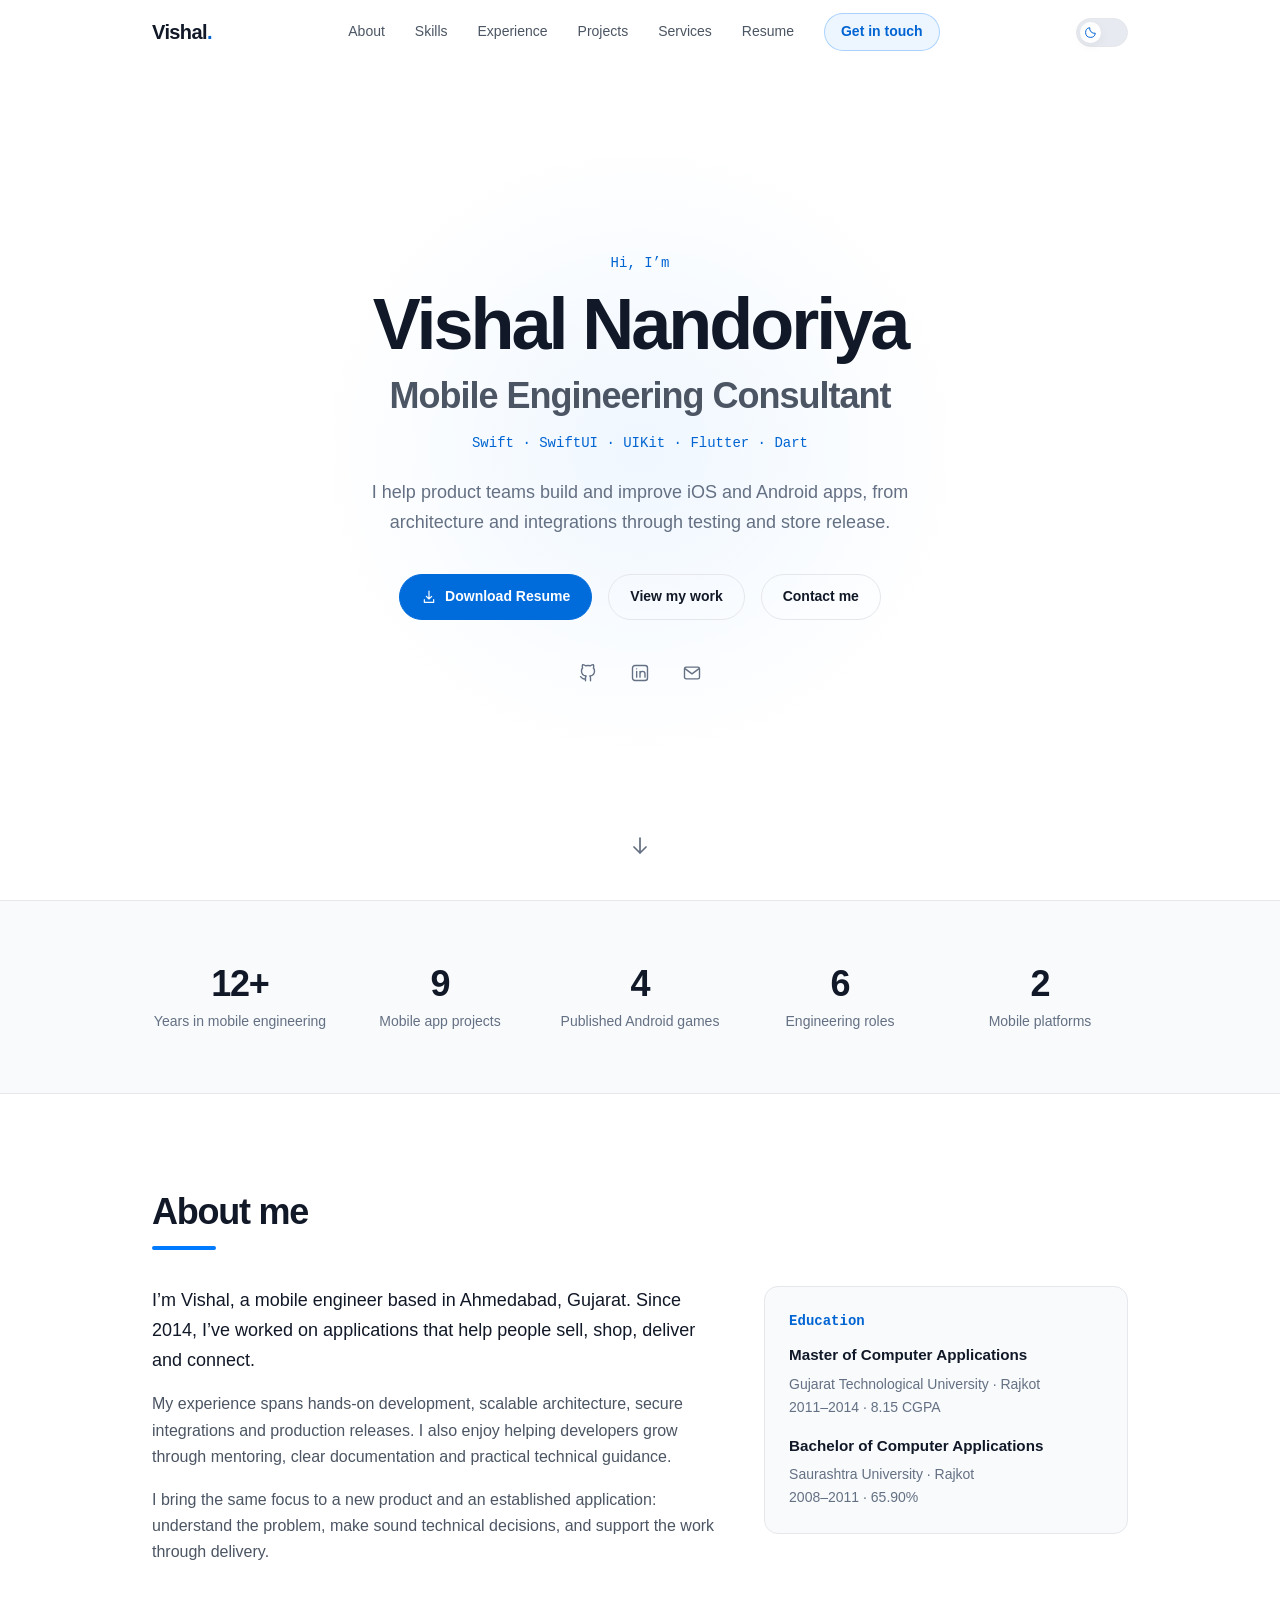
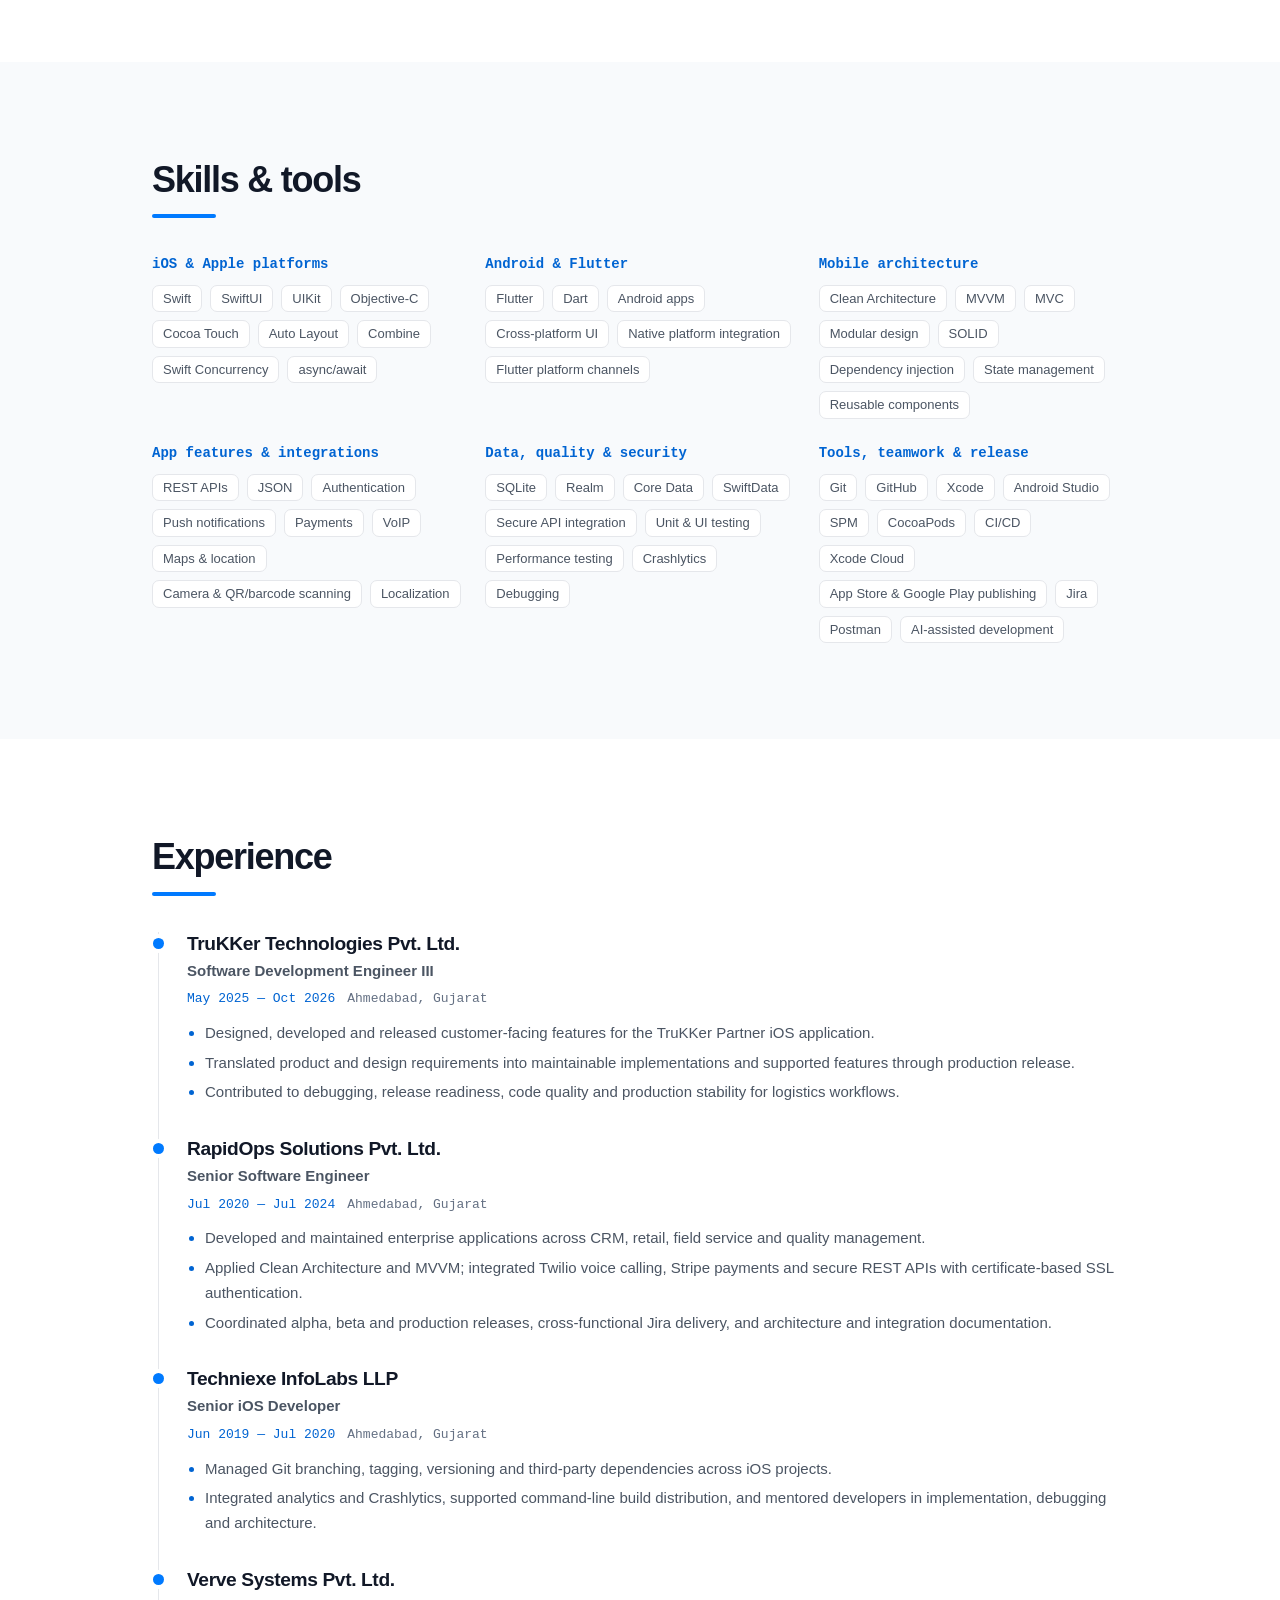
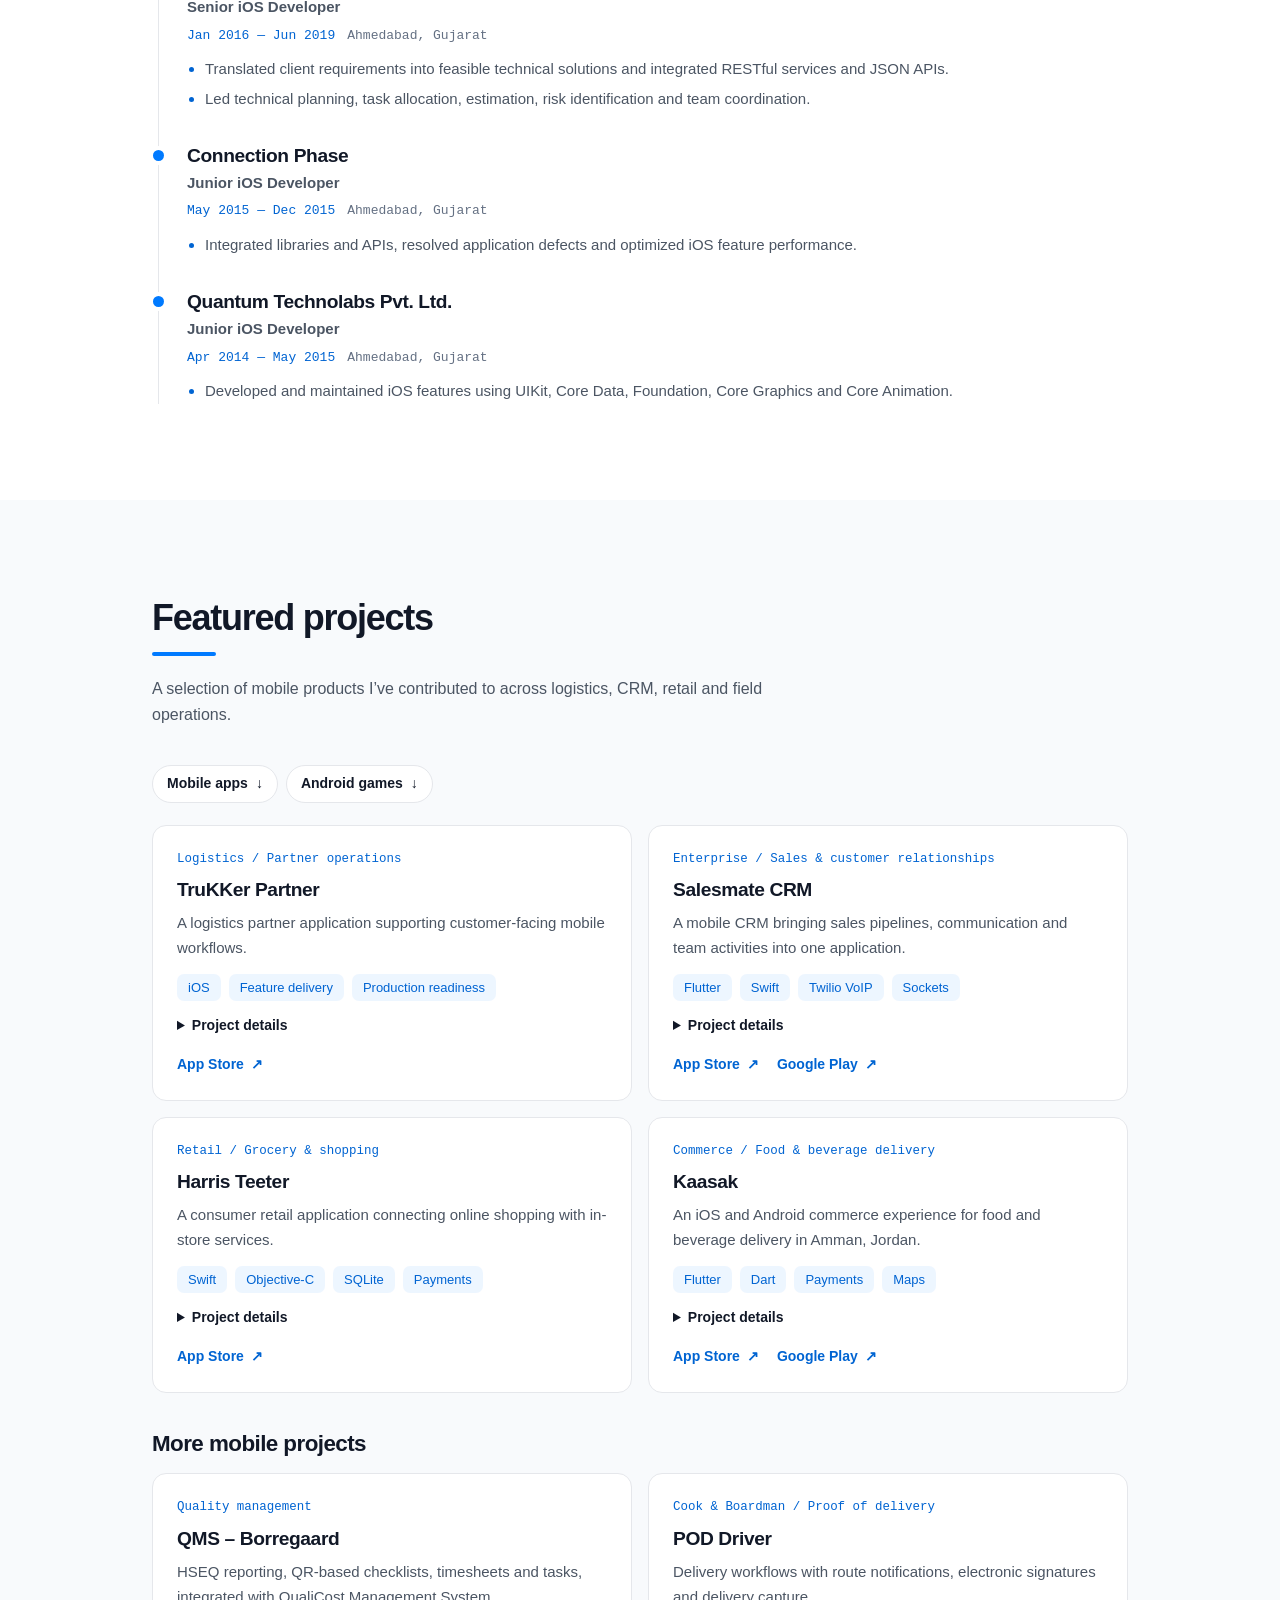
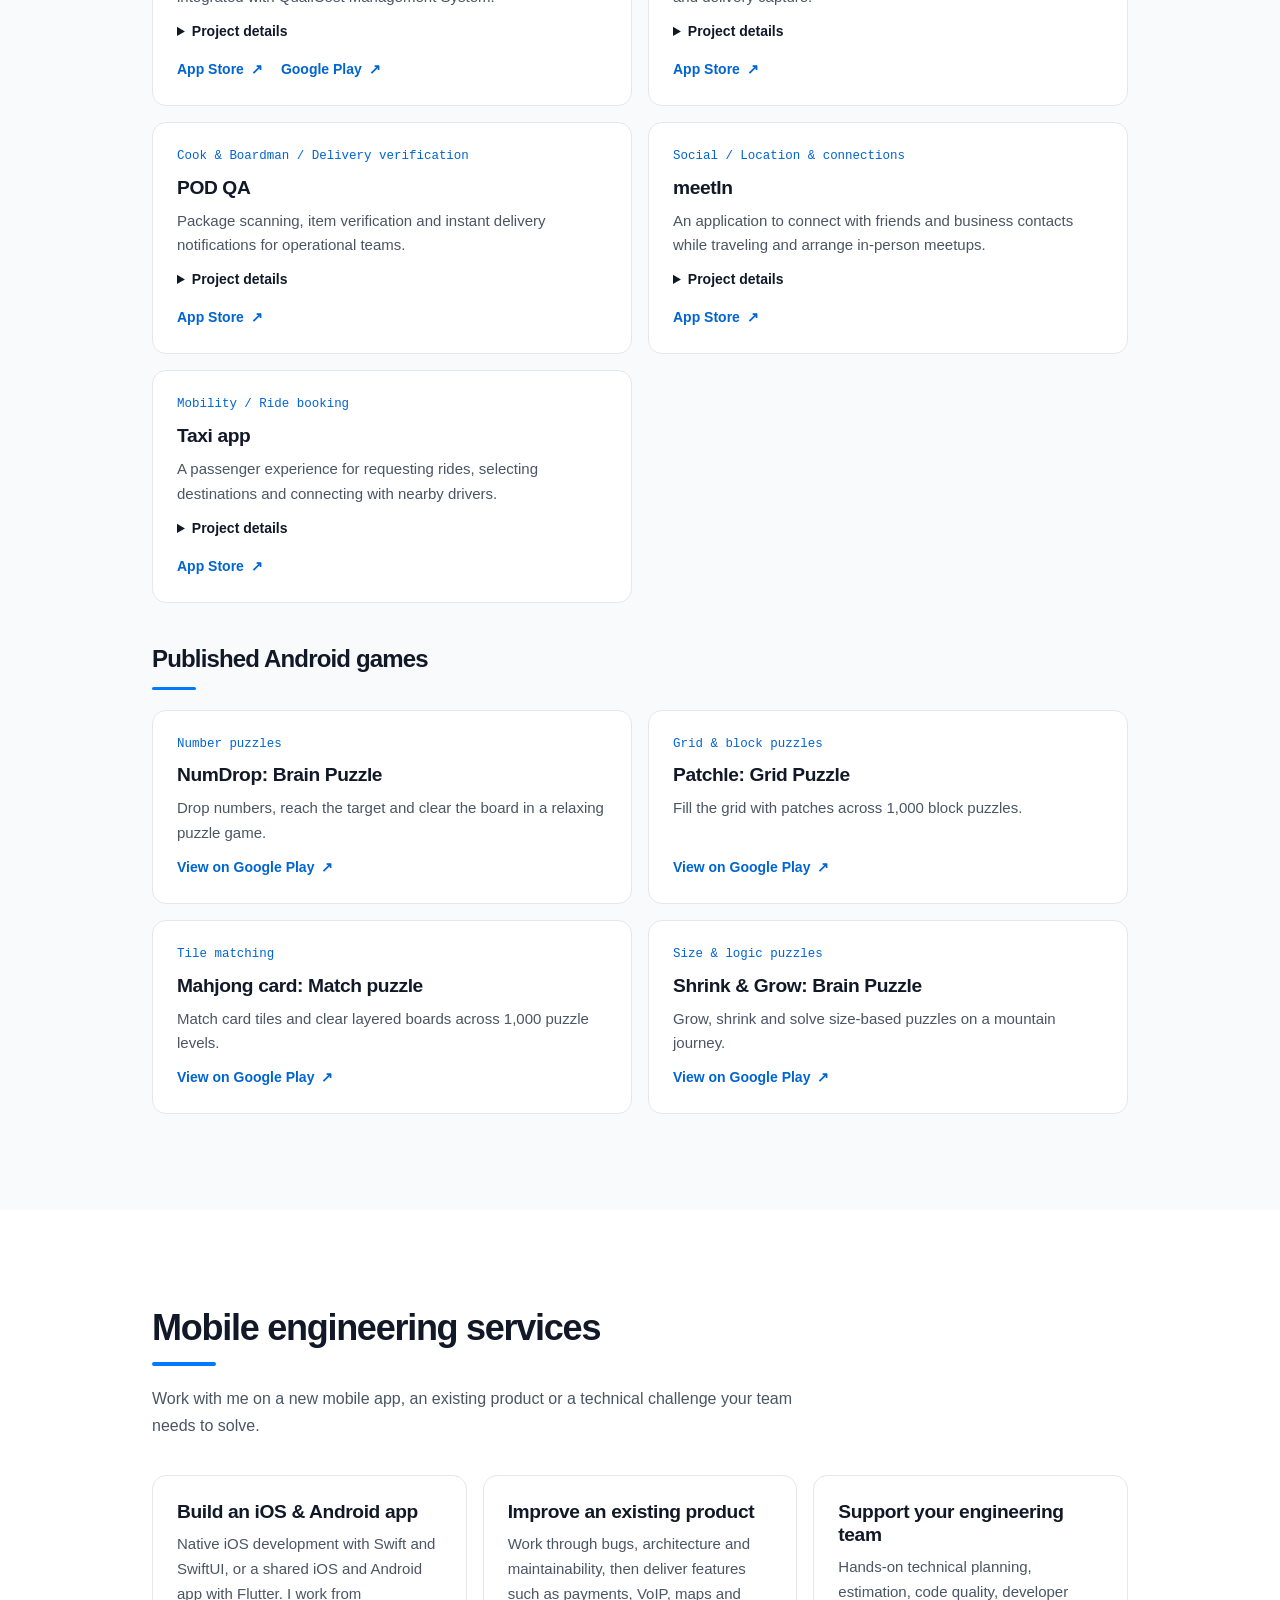
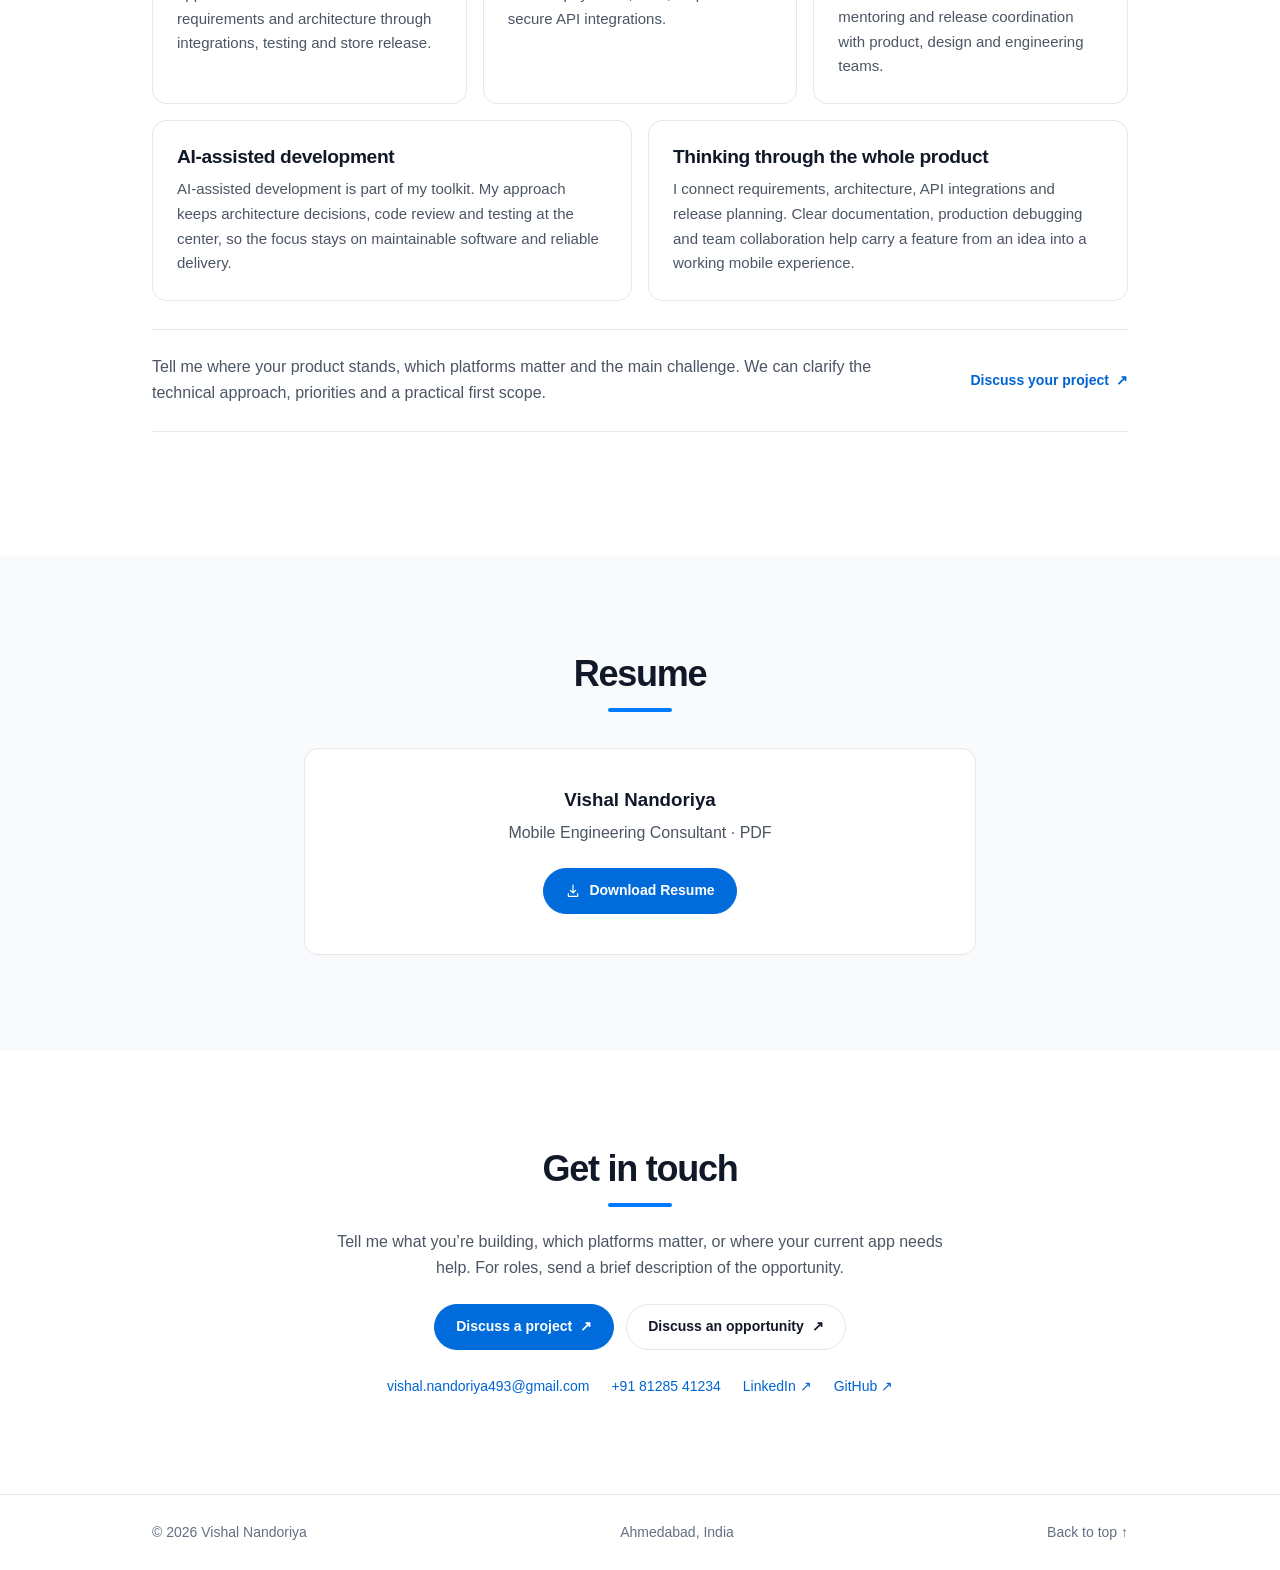
<file: index.html>
<!doctype html>
<html lang="en">
<head>
  <meta charset="utf-8">
  <meta name="viewport" content="width=device-width, initial-scale=1">
  <title>Vishal Nandoriya — Mobile Engineering Consultant | iOS, Android &amp; Flutter</title>
  <meta name="description" content="Vishal Nandoriya is a Mobile Engineering Consultant in Ahmedabad. Explore iOS and Flutter services, shipped mobile work, 12+ years of experience, and ways to discuss a project or role.">
  <meta name="theme-color" content="#ffffff">
  <meta property="og:title" content="Vishal Nandoriya — Mobile Engineering Consultant">
  <meta property="og:description" content="Mobile engineering for iOS and Android. Explore services, shipped work and experience, then get in touch about a project or role.">
  <meta property="og:type" content="website">
  <link rel="canonical" href="https://vishalnandoriya.github.io/">
  <link rel="icon" href="data:image/svg+xml,%3Csvg xmlns='http://www.w3.org/2000/svg' viewBox='0 0 64 64'%3E%3Crect width='64' height='64' rx='16' fill='%23007aff'/%3E%3Ctext x='32' y='42' text-anchor='middle' font-family='Arial' font-weight='bold' font-size='28' fill='white'%3EVN%3C/text%3E%3C/svg%3E">
  <script>
    (() => {
      let theme;
      try { theme = localStorage.getItem('portfolio-theme'); } catch {}
      if (theme !== 'light' && theme !== 'dark') {
        theme = matchMedia('(prefers-color-scheme: dark)').matches ? 'dark' : 'light';
      }
      document.documentElement.dataset.theme = theme;
      document.querySelector('meta[name="theme-color"]').content = theme === 'dark' ? '#0a0a0a' : '#ffffff';
    })();
  </script>
  <link rel="stylesheet" href="style.css?v=1113-blue">
  <script src="script.js?v=20261116" defer></script>
</head>
<body>
  <a class="skip" href="#main">Skip to content</a>
  <header class="site-header">
    <div class="nav wrap">
      <a class="brand" href="#home" aria-label="Vishal Nandoriya home">Vishal<span>.</span></a>
      <button class="menu-toggle" type="button" aria-label="Navigation menu" aria-controls="site-navigation" aria-expanded="false" hidden>
        <svg width="22" height="22" viewBox="0 0 24 24" fill="none" stroke="currentColor" stroke-width="1.75" stroke-linecap="round" aria-hidden="true"><path d="M4 6h16M4 12h16M4 18h16"/></svg>
      </button>
      <nav id="site-navigation" class="site-nav" aria-label="Main navigation">
        <a href="#about">About</a>
        <a href="#skills">Skills</a>
        <a href="#experience">Experience</a>
        <a href="#work">Projects</a>
        <a href="#expertise">Services</a>
        <a href="#resume">Resume</a>
        <a class="nav-contact" href="#contact">Get in touch</a>
      </nav>
      <button class="theme-toggle" type="button" data-theme-toggle aria-label="Switch to dark mode" hidden>
        <span class="theme-knob" aria-hidden="true">
          <svg class="theme-sun" data-theme-icon="sun" width="14" height="14" viewBox="0 0 24 24" fill="none" stroke="currentColor" stroke-width="1.8" stroke-linecap="round"><circle cx="12" cy="12" r="4"/><path d="M12 2v2m0 16v2M4.93 4.93l1.42 1.42m11.3 11.3 1.42 1.42M2 12h2m16 0h2M4.93 19.07l1.42-1.42m11.3-11.3 1.42-1.42"/></svg>
          <svg class="theme-moon" data-theme-icon="moon" width="14" height="14" viewBox="0 0 24 24" fill="none" stroke="currentColor" stroke-width="1.8" stroke-linejoin="round"><path d="M20.9 13.4A9 9 0 0 1 10.6 3.1 9 9 0 1 0 20.9 13.4Z"/></svg>
        </span>
        <span class="sr-only" data-theme-label>Switch to dark mode</span>
      </button>
    </div>
  </header>

  <main id="main">
    <section id="home" class="hero" aria-labelledby="hero-title">
      <div class="hero-copy wrap">
        <p class="eyebrow">Hi, I’m</p>
        <h1 id="hero-title" class="hero-name">Vishal Nandoriya</h1>
        <p class="hero-role">Mobile Engineering Consultant</p>
        <p class="hero-stack">Swift · SwiftUI · UIKit · Flutter · Dart</p>
        <p class="intro">I help product teams build and improve iOS and Android apps, from architecture and integrations through testing and store release.</p>
        <div class="actions">
          <a class="button primary" href="assets/Vishal_Nandoriya_CV.pdf?v=20261120" download><svg width="17" height="17" viewBox="0 0 24 24" fill="none" stroke="currentColor" stroke-width="1.75" stroke-linecap="round" stroke-linejoin="round" aria-hidden="true"><path d="M12 3v12m-4-4 4 4 4-4M5 16v4h14v-4"/></svg>Download Resume</a>
          <a class="button outline" href="#work">View my work</a>
          <a class="button outline" href="#contact">Contact me</a>
        </div>
        <div class="social-links" aria-label="Social and contact links">
          <a href="https://github.com/VishalNandoriya" target="_blank" rel="noopener" aria-label="GitHub"><svg width="21" height="21" viewBox="0 0 24 24" fill="none" stroke="currentColor" stroke-width="1.65" stroke-linecap="round" stroke-linejoin="round" aria-hidden="true"><path d="M9 19c-4.3 1.3-4.3-2.2-6-2.7m12 5v-3.4a3 3 0 0 0-.8-2.3c2.7-.3 5.6-1.3 5.6-6A4.7 4.7 0 0 0 18.5 6 4.4 4.4 0 0 0 18.4 2S17.4 1.7 15 3.3a13.4 13.4 0 0 0-6 0C6.6 1.7 5.6 2 5.6 2a4.4 4.4 0 0 0-.1 4 4.7 4.7 0 0 0-1.3 3.6c0 4.7 2.9 5.7 5.6 6a3 3 0 0 0-.8 2.3v3.4"/></svg></a>
          <a href="https://www.linkedin.com/in/vishalnandoriya" target="_blank" rel="noopener" aria-label="LinkedIn"><svg width="21" height="21" viewBox="0 0 24 24" fill="none" stroke="currentColor" stroke-width="1.65" stroke-linecap="round" stroke-linejoin="round" aria-hidden="true"><rect x="3" y="3" width="18" height="18" rx="3"/><path d="M8 10v7m0-10v.02M12 17v-7m0 3a3 3 0 0 1 6 0v4"/></svg></a>
          <a href="mailto:vishal.nandoriya493@gmail.com" aria-label="Email"><svg width="21" height="21" viewBox="0 0 24 24" fill="none" stroke="currentColor" stroke-width="1.65" stroke-linecap="round" stroke-linejoin="round" aria-hidden="true"><rect x="3" y="5" width="18" height="14" rx="2"/><path d="m4 7 8 6 8-6"/></svg></a>
        </div>
      </div>
      <a class="scroll-cue" href="#about" aria-label="Scroll to About"><svg width="24" height="24" viewBox="0 0 24 24" fill="none" stroke="currentColor" stroke-width="1.75" stroke-linecap="round" stroke-linejoin="round" aria-hidden="true"><path d="M12 4v15m-6-6 6 6 6-6"/></svg></a>
    </section>

    <div class="stats-band">
      <div class="stats wrap" aria-label="Career overview">
        <div><strong>12+</strong><span>Years in mobile engineering</span></div>
        <div><strong>9</strong><span>Mobile app projects</span></div>
        <div><strong>4</strong><span>Published Android games</span></div>
        <div><strong>6</strong><span>Engineering roles</span></div>
        <div><strong>2</strong><span>Mobile platforms</span></div>
      </div>
    </div>

    <section class="section wrap" id="about">
      <div class="section-heading"><h2>About me</h2></div>
      <div class="about-grid">
        <div class="about-copy">
          <p class="large-copy">I’m Vishal, a mobile engineer based in Ahmedabad, Gujarat. Since 2014, I’ve worked on applications that help people sell, shop, deliver and connect.</p>
          <p>My experience spans hands-on development, scalable architecture, secure integrations and production releases. I also enjoy helping developers grow through mentoring, clear documentation and practical technical guidance.</p>
          <p>I bring the same focus to a new product and an established application: understand the problem, make sound technical decisions, and support the work through delivery.</p>
        </div>
        <div class="education">
          <h3>Education</h3>
          <h4>Master of Computer Applications</h4>
          <p>Gujarat Technological University · Rajkot<br>2011–2014 · 8.15 CGPA</p>
          <h4>Bachelor of Computer Applications</h4>
          <p>Saurashtra University · Rajkot<br>2008–2011 · 65.90%</p>
        </div>
      </div>
    </section>

    <section class="section-alt" id="skills">
      <div class="section wrap">
        <div class="section-heading"><h2>Skills &amp; tools</h2></div>
        <div class="skills-grid">
          <article><h3>iOS &amp; Apple platforms</h3><div class="tags"><span>Swift</span><span>SwiftUI</span><span>UIKit</span><span>Objective-C</span><span>Cocoa Touch</span><span>Auto Layout</span><span>Combine</span><span>Swift Concurrency</span><span>async/await</span></div></article>
          <article><h3>Android &amp; Flutter</h3><div class="tags"><span>Flutter</span><span>Dart</span><span>Android apps</span><span>Cross-platform UI</span><span>Native platform integration</span><span>Flutter platform channels</span></div></article>
          <article><h3>Mobile architecture</h3><div class="tags"><span>Clean Architecture</span><span>MVVM</span><span>MVC</span><span>Modular design</span><span>SOLID</span><span>Dependency injection</span><span>State management</span><span>Reusable components</span></div></article>
          <article><h3>App features &amp; integrations</h3><div class="tags"><span>REST APIs</span><span>JSON</span><span>Authentication</span><span>Push notifications</span><span>Payments</span><span>VoIP</span><span>Maps &amp; location</span><span>Camera &amp; QR/barcode scanning</span><span>Localization</span></div></article>
          <article><h3>Data, quality &amp; security</h3><div class="tags"><span>SQLite</span><span>Realm</span><span>Core Data</span><span>SwiftData</span><span>Secure API integration</span><span>Unit &amp; UI testing</span><span>Performance testing</span><span>Crashlytics</span><span>Debugging</span></div></article>
          <article><h3>Tools, teamwork &amp; release</h3><div class="tags"><span>Git</span><span>GitHub</span><span>Xcode</span><span>Android Studio</span><span>SPM</span><span>CocoaPods</span><span>CI/CD</span><span>Xcode Cloud</span><span>App Store &amp; Google Play publishing</span><span>Jira</span><span>Postman</span><span>AI-assisted development</span></div></article>
        </div>
      </div>
    </section>

    <section class="section wrap" id="experience">
      <div class="section-heading"><h2>Experience</h2></div>
      <div id="timeline" class="timeline"></div>
    </section>

    <section class="section-alt" id="work">
      <div class="section wrap">
        <div class="section-heading">
          <h2>Featured projects</h2>
          <p>A selection of mobile products I’ve contributed to across logistics, CRM, retail and field operations.</p>
        </div>
        <nav class="portfolio-jumps" aria-label="Browse portfolio">
          <a href="#featured-projects">Mobile apps <span aria-hidden="true">↓</span></a>
          <a href="#games">Android games <span aria-hidden="true">↓</span></a>
        </nav>
        <div class="project-grid" id="featured-projects"></div>
        <div class="more-heading"><h3>More mobile projects</h3></div>
        <div class="project-grid" id="other-projects"></div>
        <noscript><p>Explore my experience in the <a href="assets/Vishal_Nandoriya_CV.pdf?v=20261120">CV</a>.</p></noscript>
        <section class="games-section" id="games">
          <div class="section-heading"><h2>Published Android games</h2></div>
          <div class="games-grid">
            <article class="game-card"><p class="project-category">Number puzzles</p><h3>NumDrop: Brain Puzzle</h3><p>Drop numbers, reach the target and clear the board in a relaxing puzzle game.</p><a href="https://play.google.com/store/apps/details?id=com.cluvextech.numdrop" target="_blank" rel="noopener" aria-label="NumDrop: Brain Puzzle on Google Play">View on Google Play <span aria-hidden="true">↗</span></a></article>
            <article class="game-card"><p class="project-category">Grid &amp; block puzzles</p><h3>Patchle: Grid Puzzle</h3><p>Fill the grid with patches across 1,000 block puzzles.</p><a href="https://play.google.com/store/apps/details?id=com.cluvextech.patchle" target="_blank" rel="noopener" aria-label="Patchle: Grid Puzzle on Google Play">View on Google Play <span aria-hidden="true">↗</span></a></article>
            <article class="game-card"><p class="project-category">Tile matching</p><h3>Mahjong card: Match puzzle</h3><p>Match card tiles and clear layered boards across 1,000 puzzle levels.</p><a href="https://play.google.com/store/apps/details?id=com.cluvextech.tilecard" target="_blank" rel="noopener" aria-label="Mahjong card: Match puzzle on Google Play">View on Google Play <span aria-hidden="true">↗</span></a></article>
            <article class="game-card"><p class="project-category">Size &amp; logic puzzles</p><h3>Shrink &amp; Grow: Brain Puzzle</h3><p>Grow, shrink and solve size-based puzzles on a mountain journey.</p><a href="https://play.google.com/store/apps/details?id=com.cluvextech.shrinkandgrow" target="_blank" rel="noopener" aria-label="Shrink &amp; Grow: Brain Puzzle on Google Play">View on Google Play <span aria-hidden="true">↗</span></a></article>
          </div>
        </section>
      </div>
    </section>

    <section class="section wrap" id="expertise">
      <div class="section-heading">
        <h2>Mobile engineering services</h2>
        <p>Work with me on a new mobile app, an existing product or a technical challenge your team needs to solve.</p>
      </div>
      <div class="services">
        <article><h3>Build an iOS &amp; Android app</h3><p>Native iOS development with Swift and SwiftUI, or a shared iOS and Android app with Flutter. I work from requirements and architecture through integrations, testing and store release.</p></article>
        <article><h3>Improve an existing product</h3><p>Work through bugs, architecture and maintainability, then deliver features such as payments, VoIP, maps and secure API integrations.</p></article>
        <article><h3>Support your engineering team</h3><p>Hands-on technical planning, estimation, code quality, developer mentoring and release coordination with product, design and engineering teams.</p></article>
      </div>
      <div class="engineering-notes">
        <article><h3>AI-assisted development</h3><p>AI-assisted development is part of my toolkit. My approach keeps architecture decisions, code review and testing at the center, so the focus stays on maintainable software and reliable delivery.</p></article>
        <article><h3>Thinking through the whole product</h3><p>I connect requirements, architecture, API integrations and release planning. Clear documentation, production debugging and team collaboration help carry a feature from an idea into a working mobile experience.</p></article>
      </div>
      <div class="engagement">
        <p>Tell me where your product stands, which platforms matter and the main challenge. We can clarify the technical approach, priorities and a practical first scope.</p>
        <a class="text-link" href="#contact">Discuss your project <span aria-hidden="true">↗</span></a>
      </div>
    </section>

    <section class="resume-section section-alt" id="resume">
      <div class="section wrap">
        <div class="section-heading"><h2>Resume</h2></div>
        <div class="resume-card">
          <h3>Vishal Nandoriya</h3>
          <p>Mobile Engineering Consultant · PDF</p>
          <a class="button primary" href="assets/Vishal_Nandoriya_CV.pdf?v=20261120" download><svg width="17" height="17" viewBox="0 0 24 24" fill="none" stroke="currentColor" stroke-width="1.75" stroke-linecap="round" stroke-linejoin="round" aria-hidden="true"><path d="M12 3v12m-4-4 4 4 4-4M5 16v4h14v-4"/></svg>Download Resume</a>
        </div>
      </div>
    </section>

    <section class="contact-section" id="contact">
      <div class="section wrap">
        <div class="section-heading"><h2>Get in touch</h2></div>
        <p>Tell me what you’re building, which platforms matter, or where your current app needs help. For roles, send a brief description of the opportunity.</p>
        <div class="actions">
          <a class="button primary" href="mailto:vishal.nandoriya493@gmail.com?subject=Let%E2%80%99s%20discuss%20a%20mobile%20project">Discuss a project <span aria-hidden="true">↗</span></a>
          <a class="button outline" href="mailto:vishal.nandoriya493@gmail.com?subject=Mobile%20engineering%20opportunity">Discuss an opportunity <span aria-hidden="true">↗</span></a>
        </div>
        <div class="contact-links">
          <a href="mailto:vishal.nandoriya493@gmail.com">vishal.nandoriya493@gmail.com</a>
          <a href="tel:+918128541234">+91 81285 41234</a>
          <a href="https://www.linkedin.com/in/vishalnandoriya" target="_blank" rel="noopener">LinkedIn <span aria-hidden="true">↗</span></a>
          <a href="https://github.com/VishalNandoriya" target="_blank" rel="noopener">GitHub <span aria-hidden="true">↗</span></a>
        </div>
      </div>
    </section>
  </main>

  <footer class="site-footer">
    <div class="wrap"><span>© <span id="year">2026</span> Vishal Nandoriya</span><span>Ahmedabad, India</span><a href="#home">Back to top <span aria-hidden="true">↑</span></a></div>
  </footer>
</body>
</html>
</file>
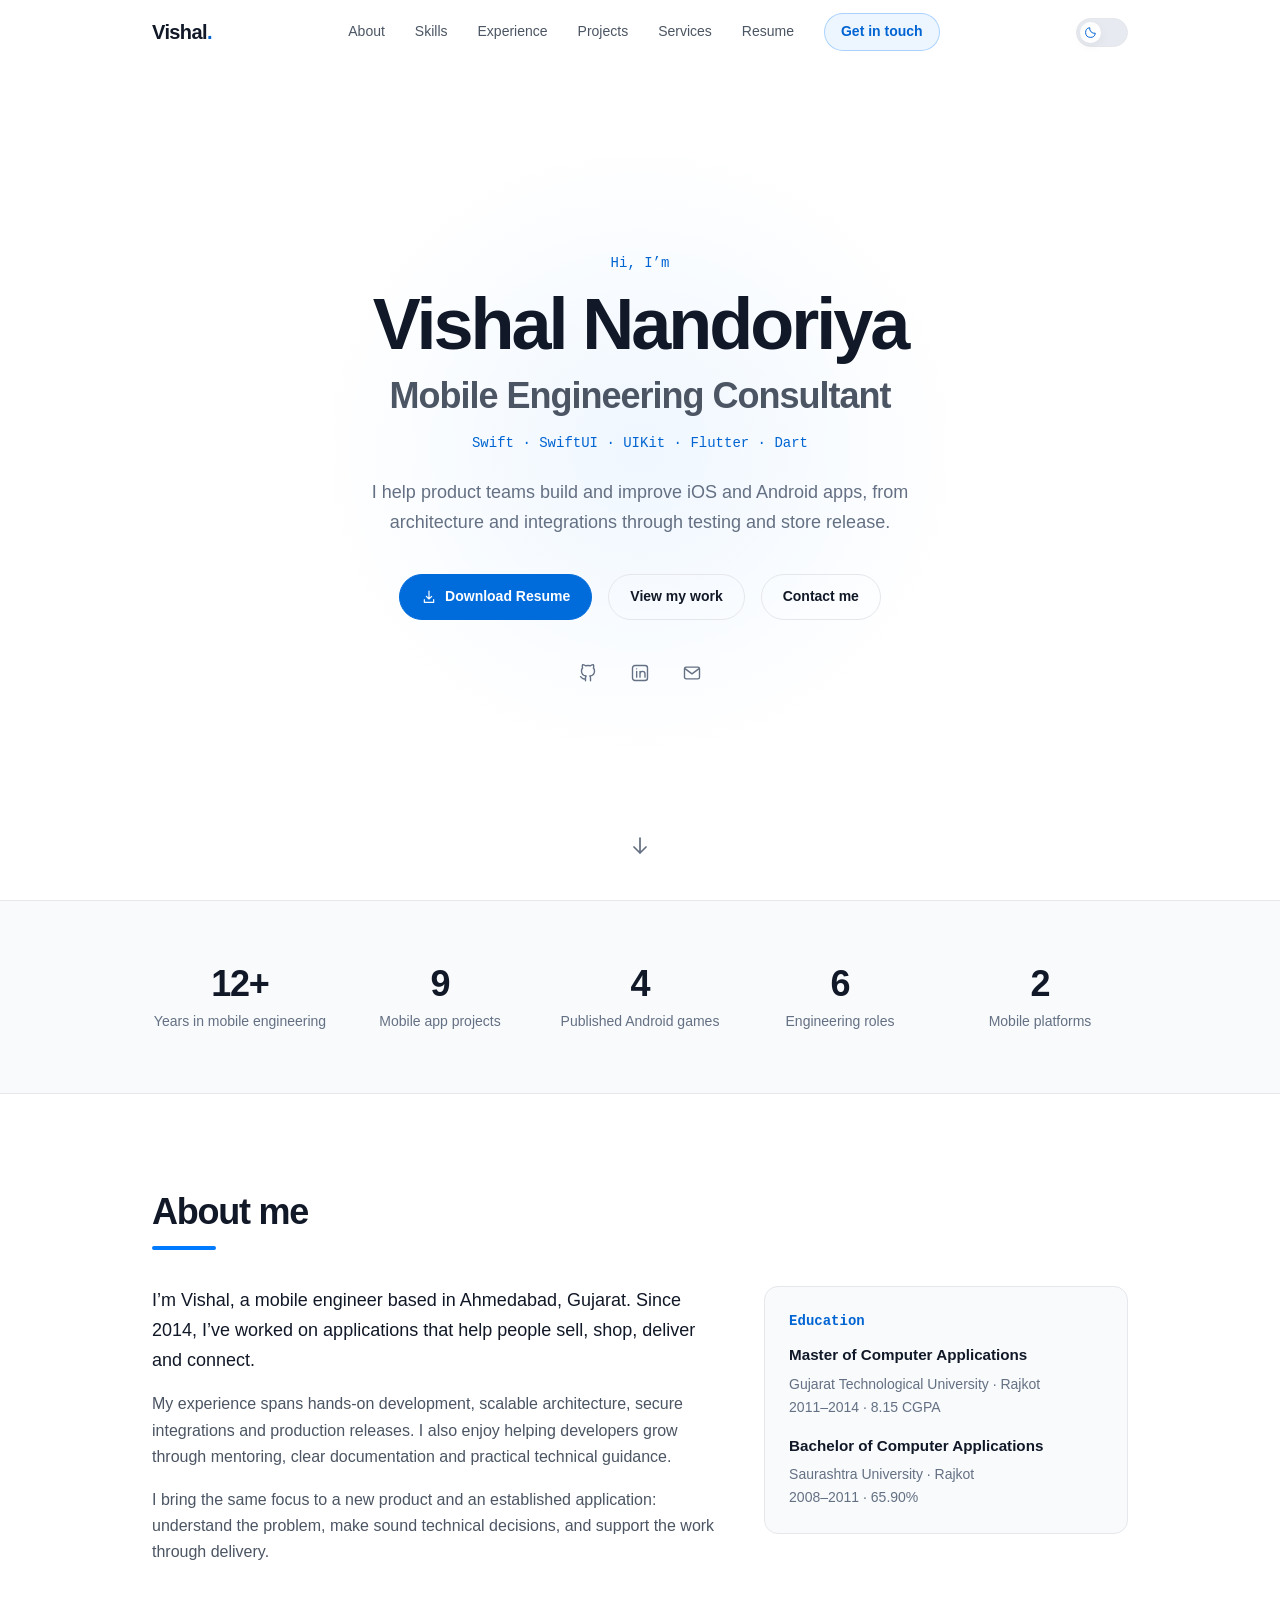
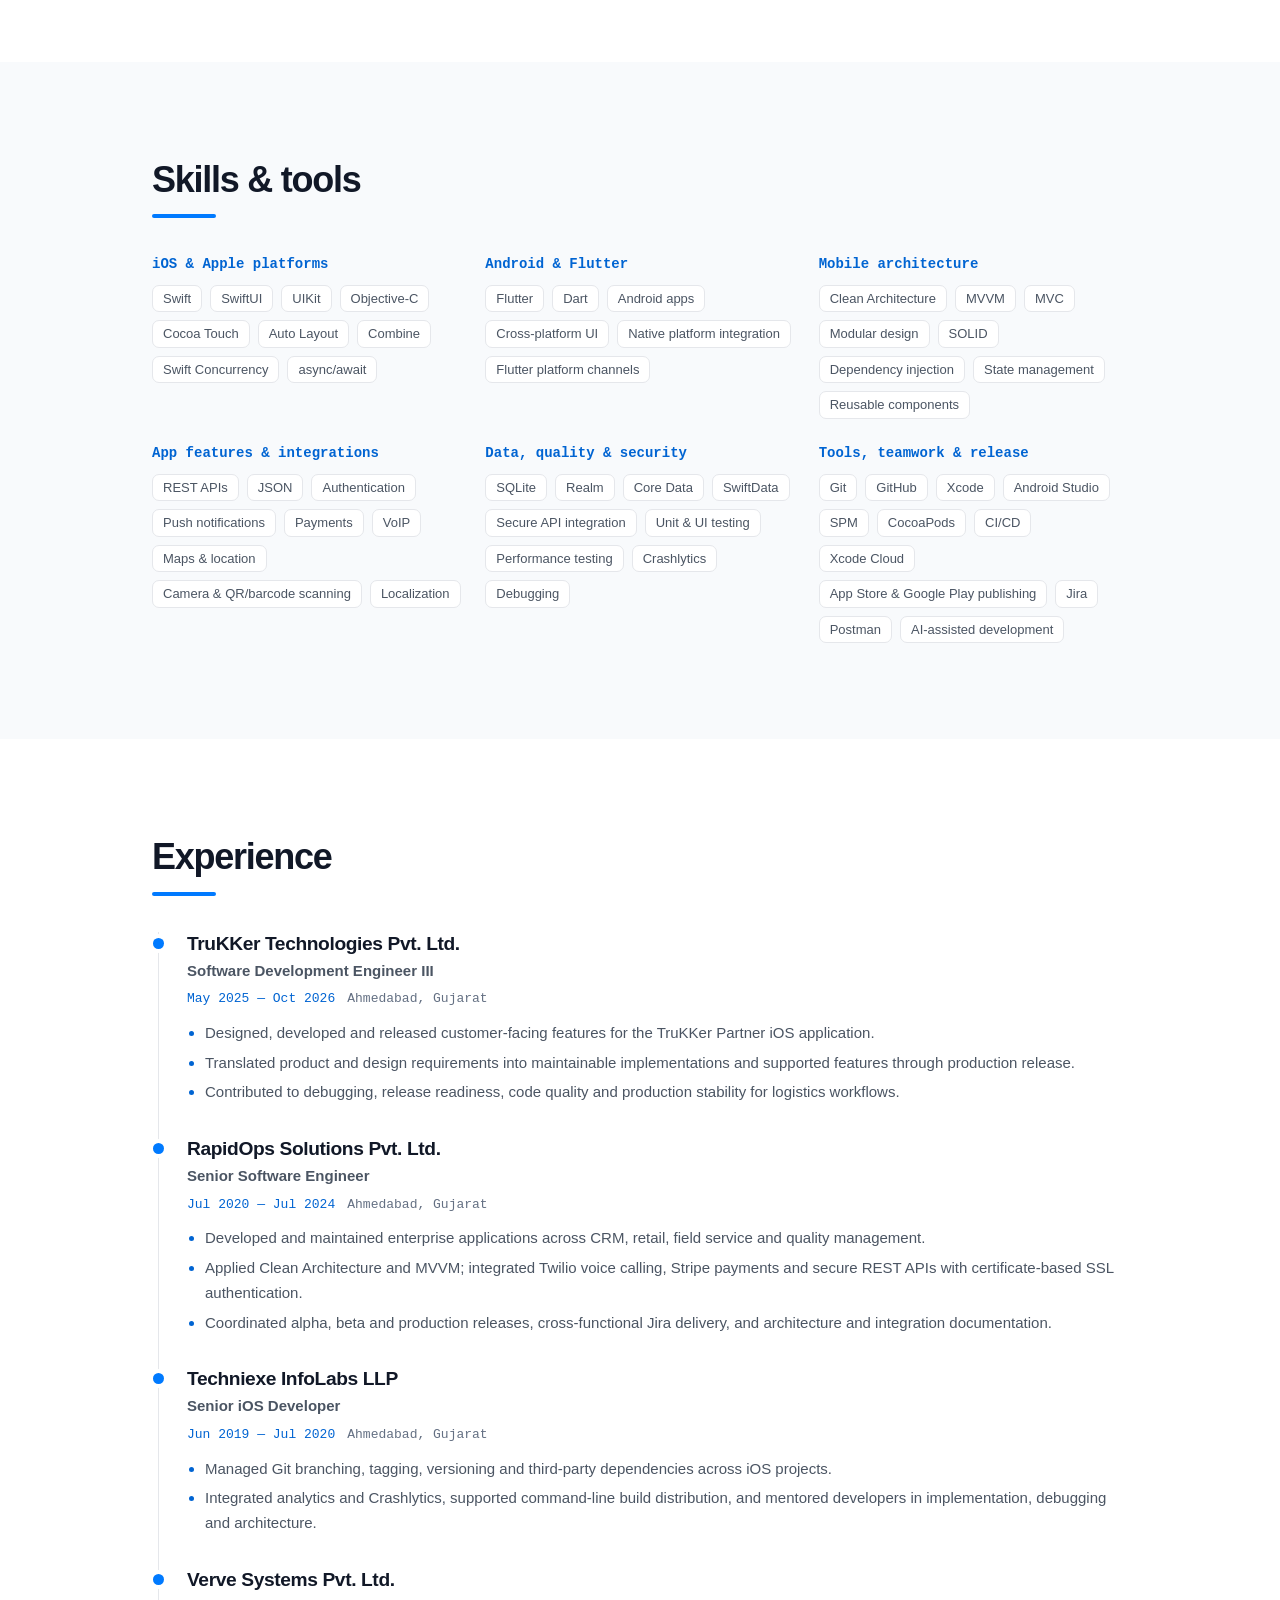
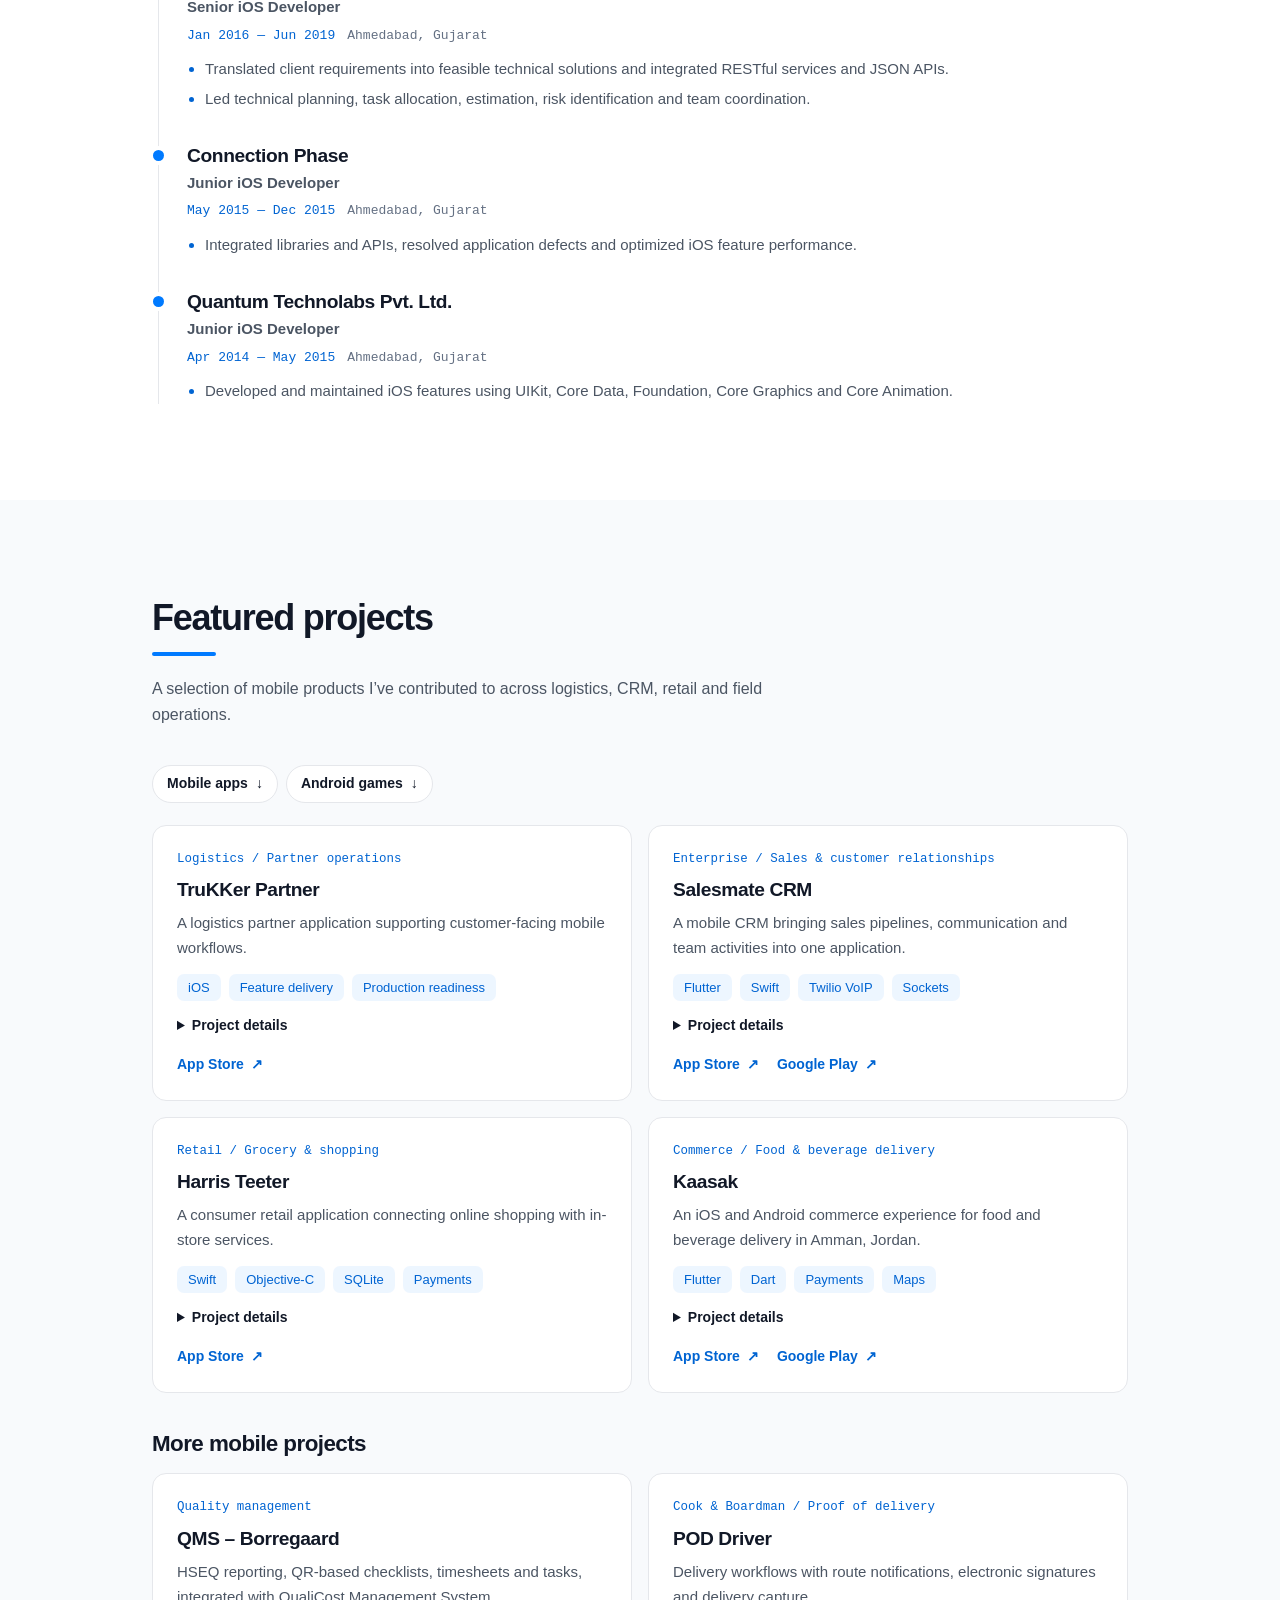
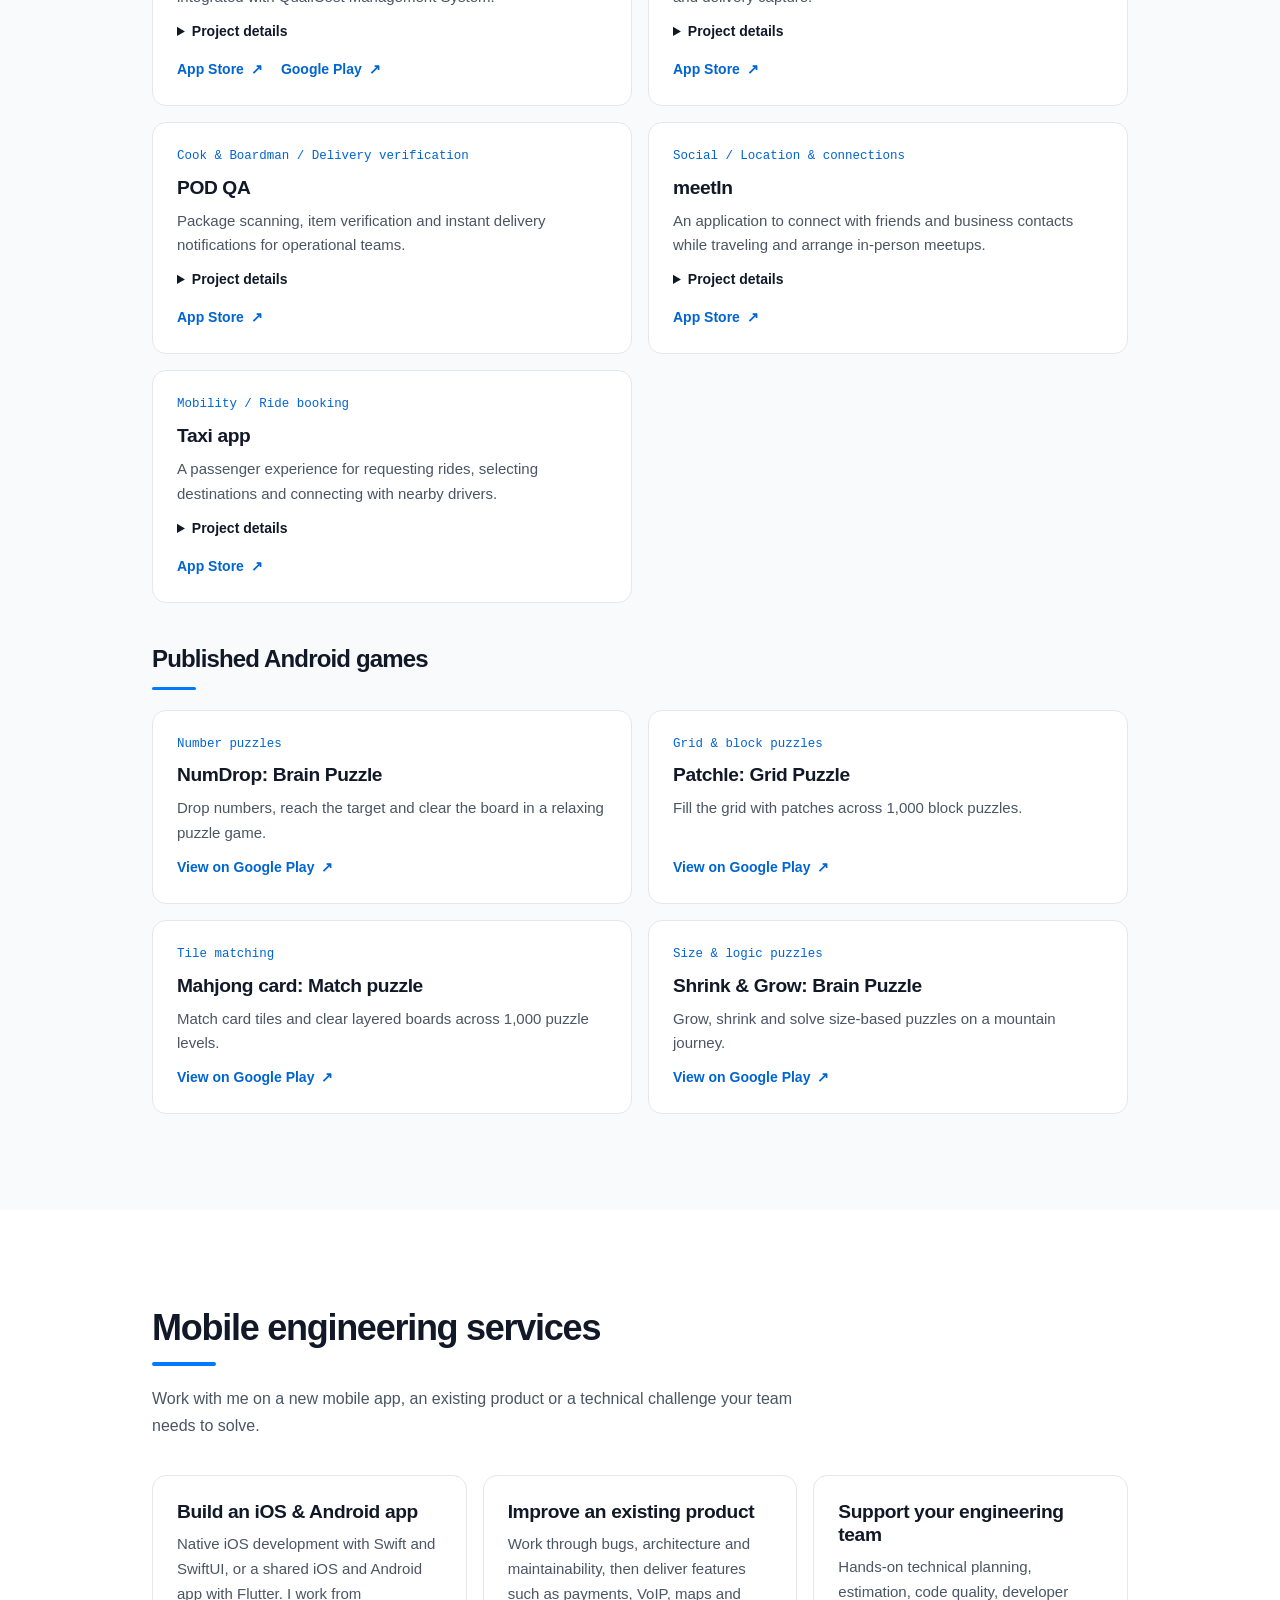
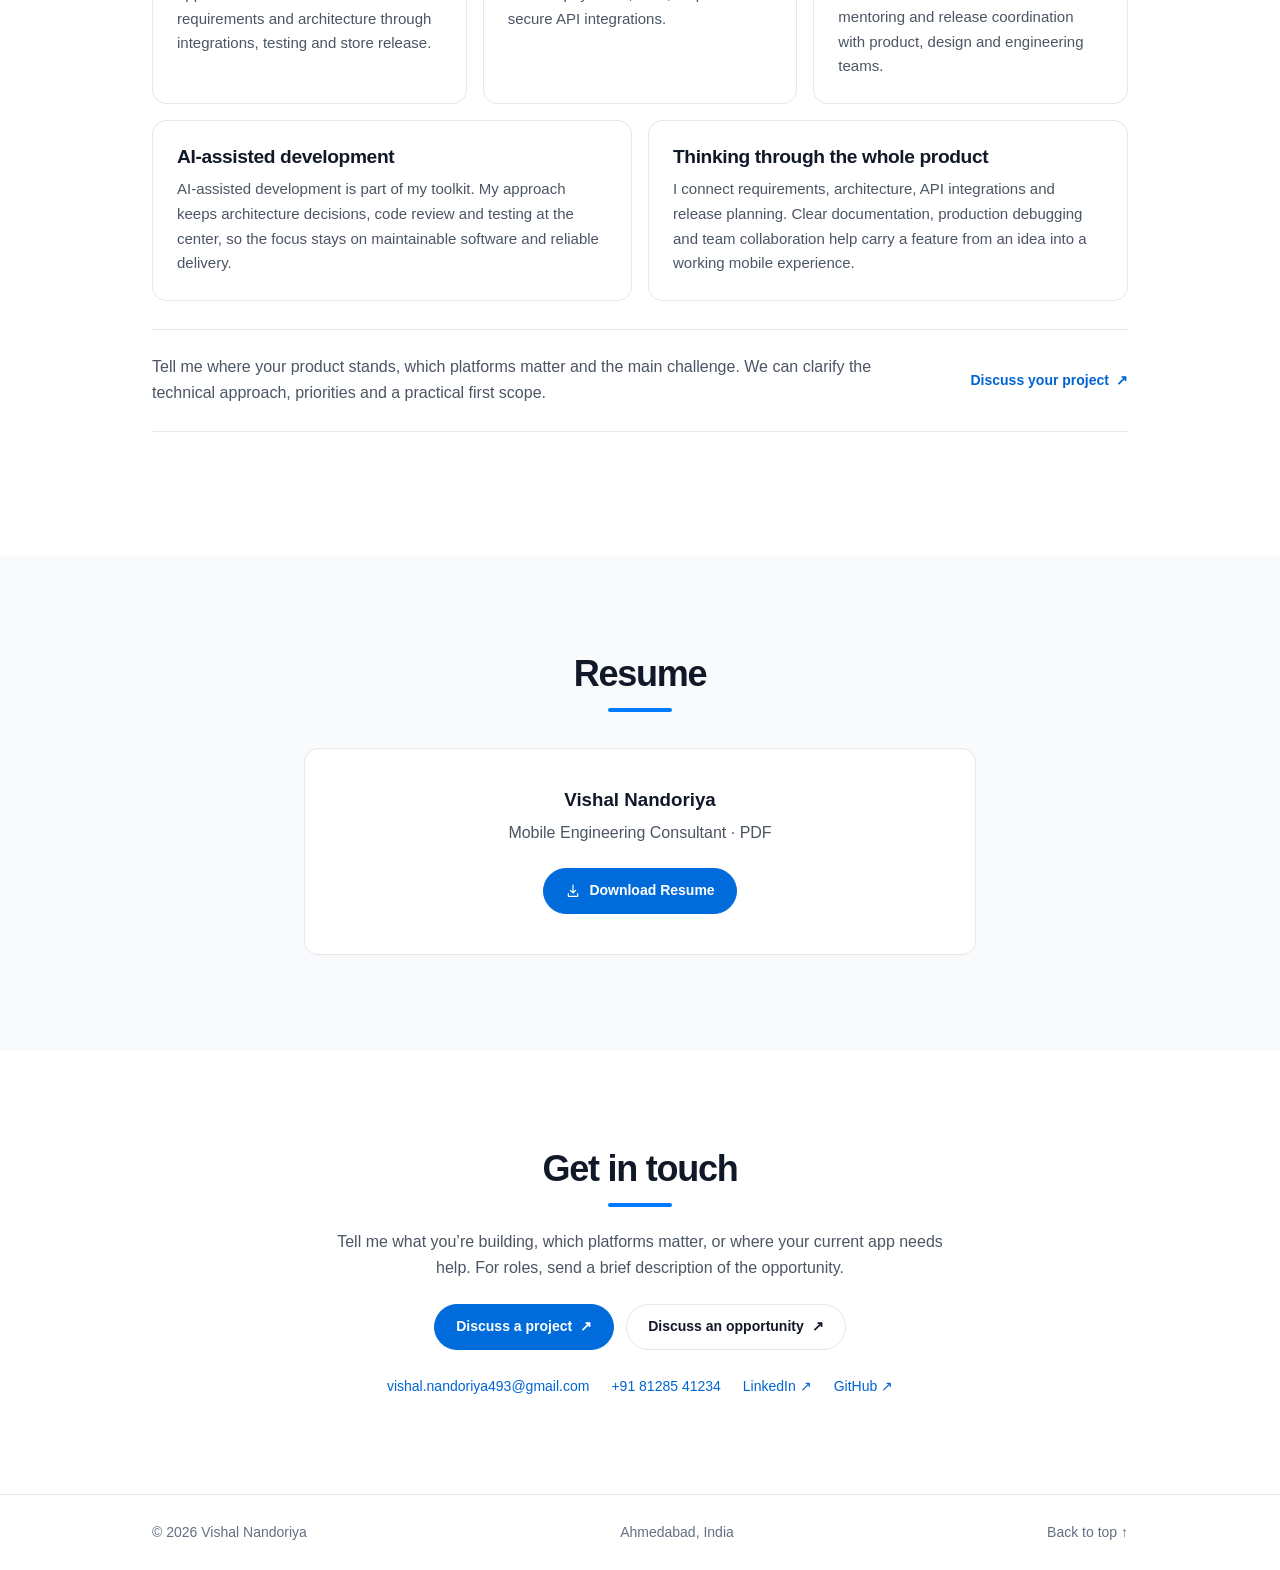
<file: profile/index.html>
<!doctype html>
<html lang="en">
<head>
  <meta charset="utf-8">
  <meta name="viewport" content="width=device-width, initial-scale=1">
  <meta name="robots" content="noindex">
  <meta http-equiv="refresh" content="0;url=https://vishalnandoriya.github.io/">
  <link rel="canonical" href="https://vishalnandoriya.github.io/">
  <title>Vishal Nandoriya — Portfolio</title>
  <script>window.location.replace('https://vishalnandoriya.github.io/' + window.location.search + window.location.hash);</script>
</head>
<body>
  <p>The portfolio has moved to <a href="https://vishalnandoriya.github.io/">vishalnandoriya.github.io</a>.</p>
</body>
</html>
</file>
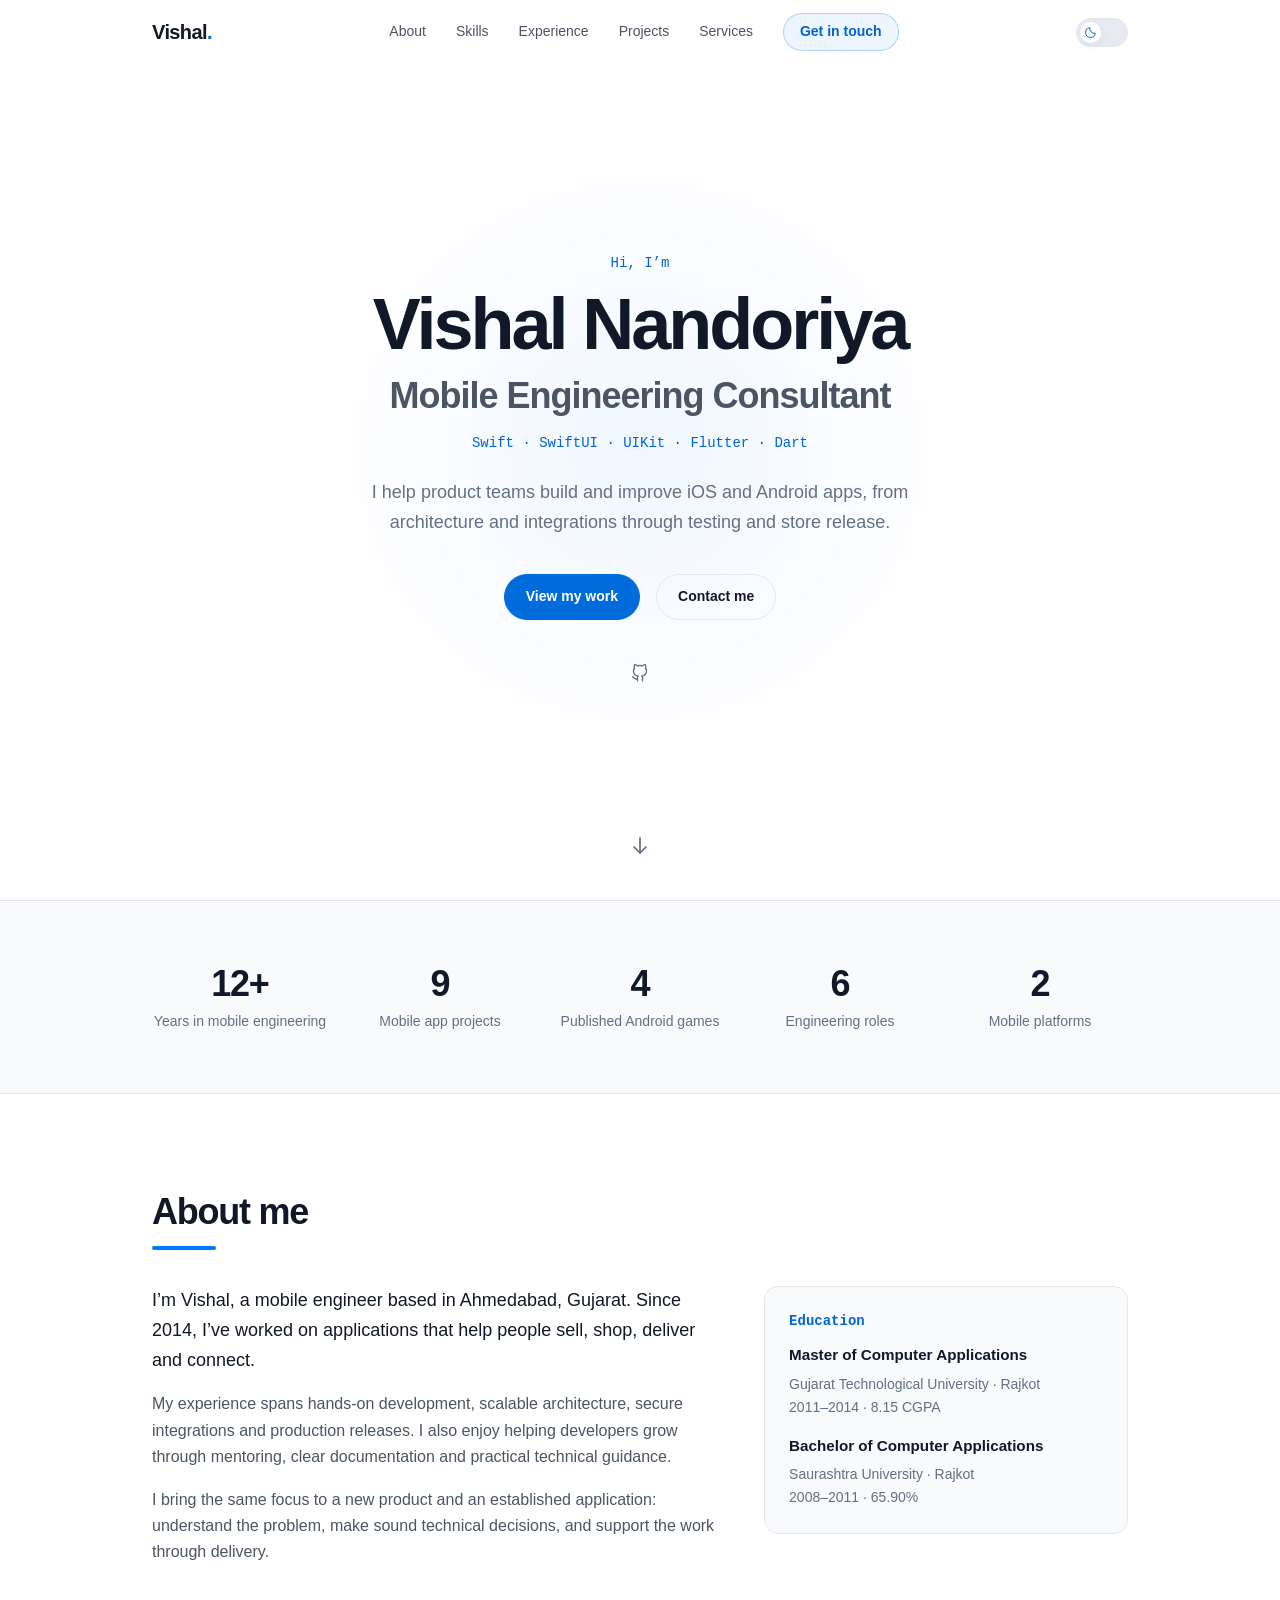
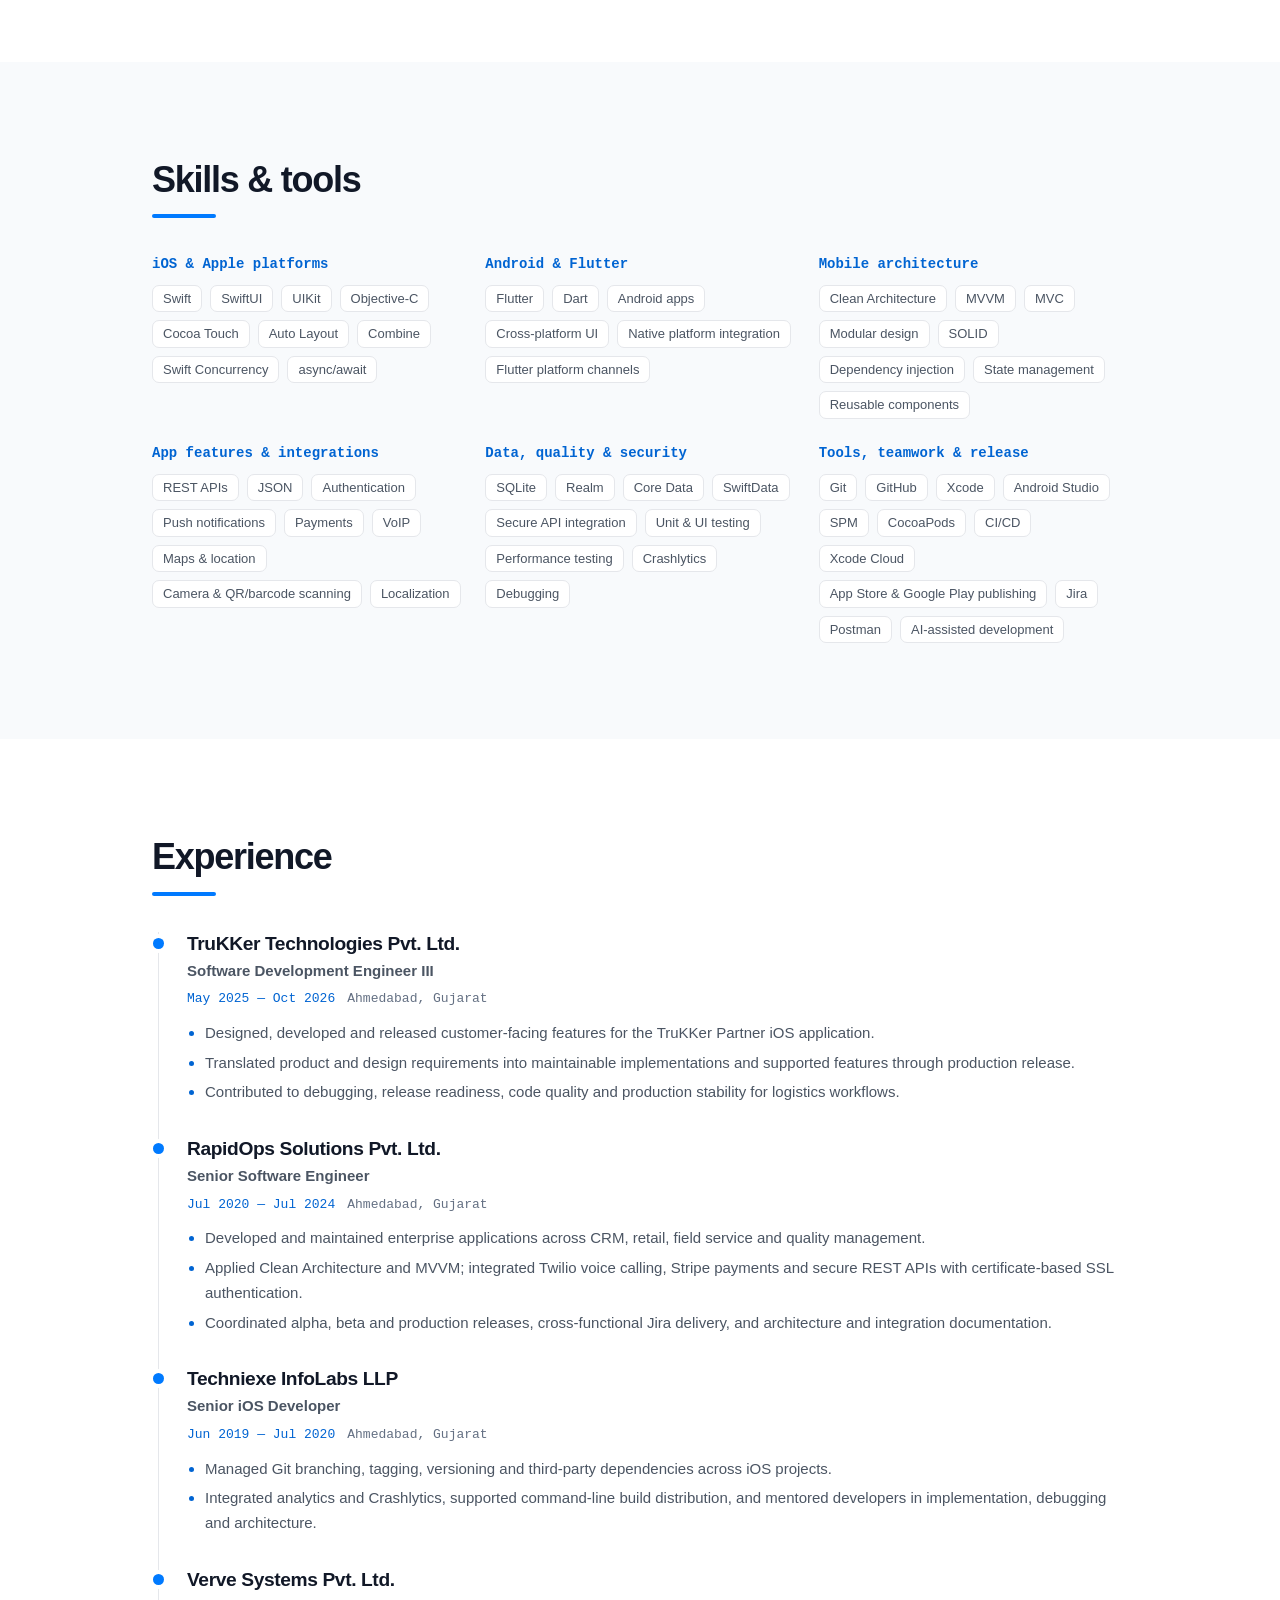
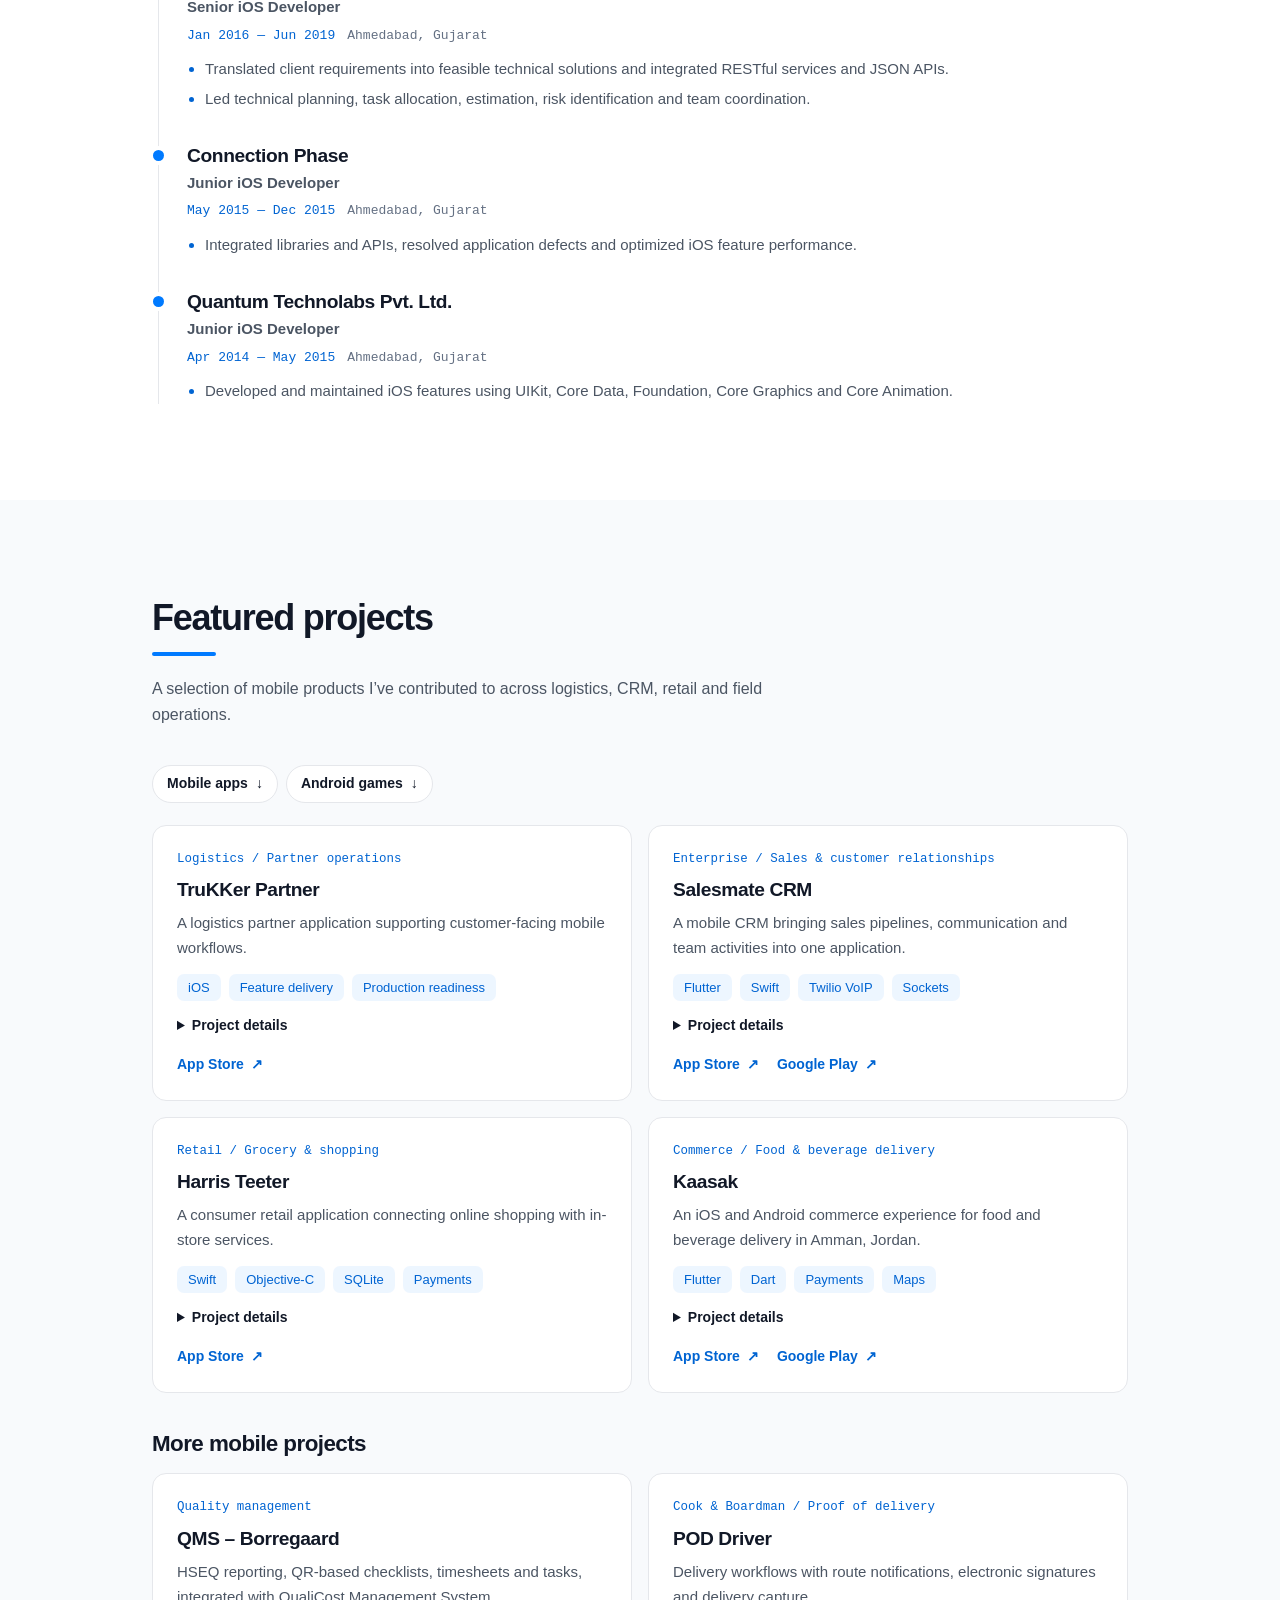
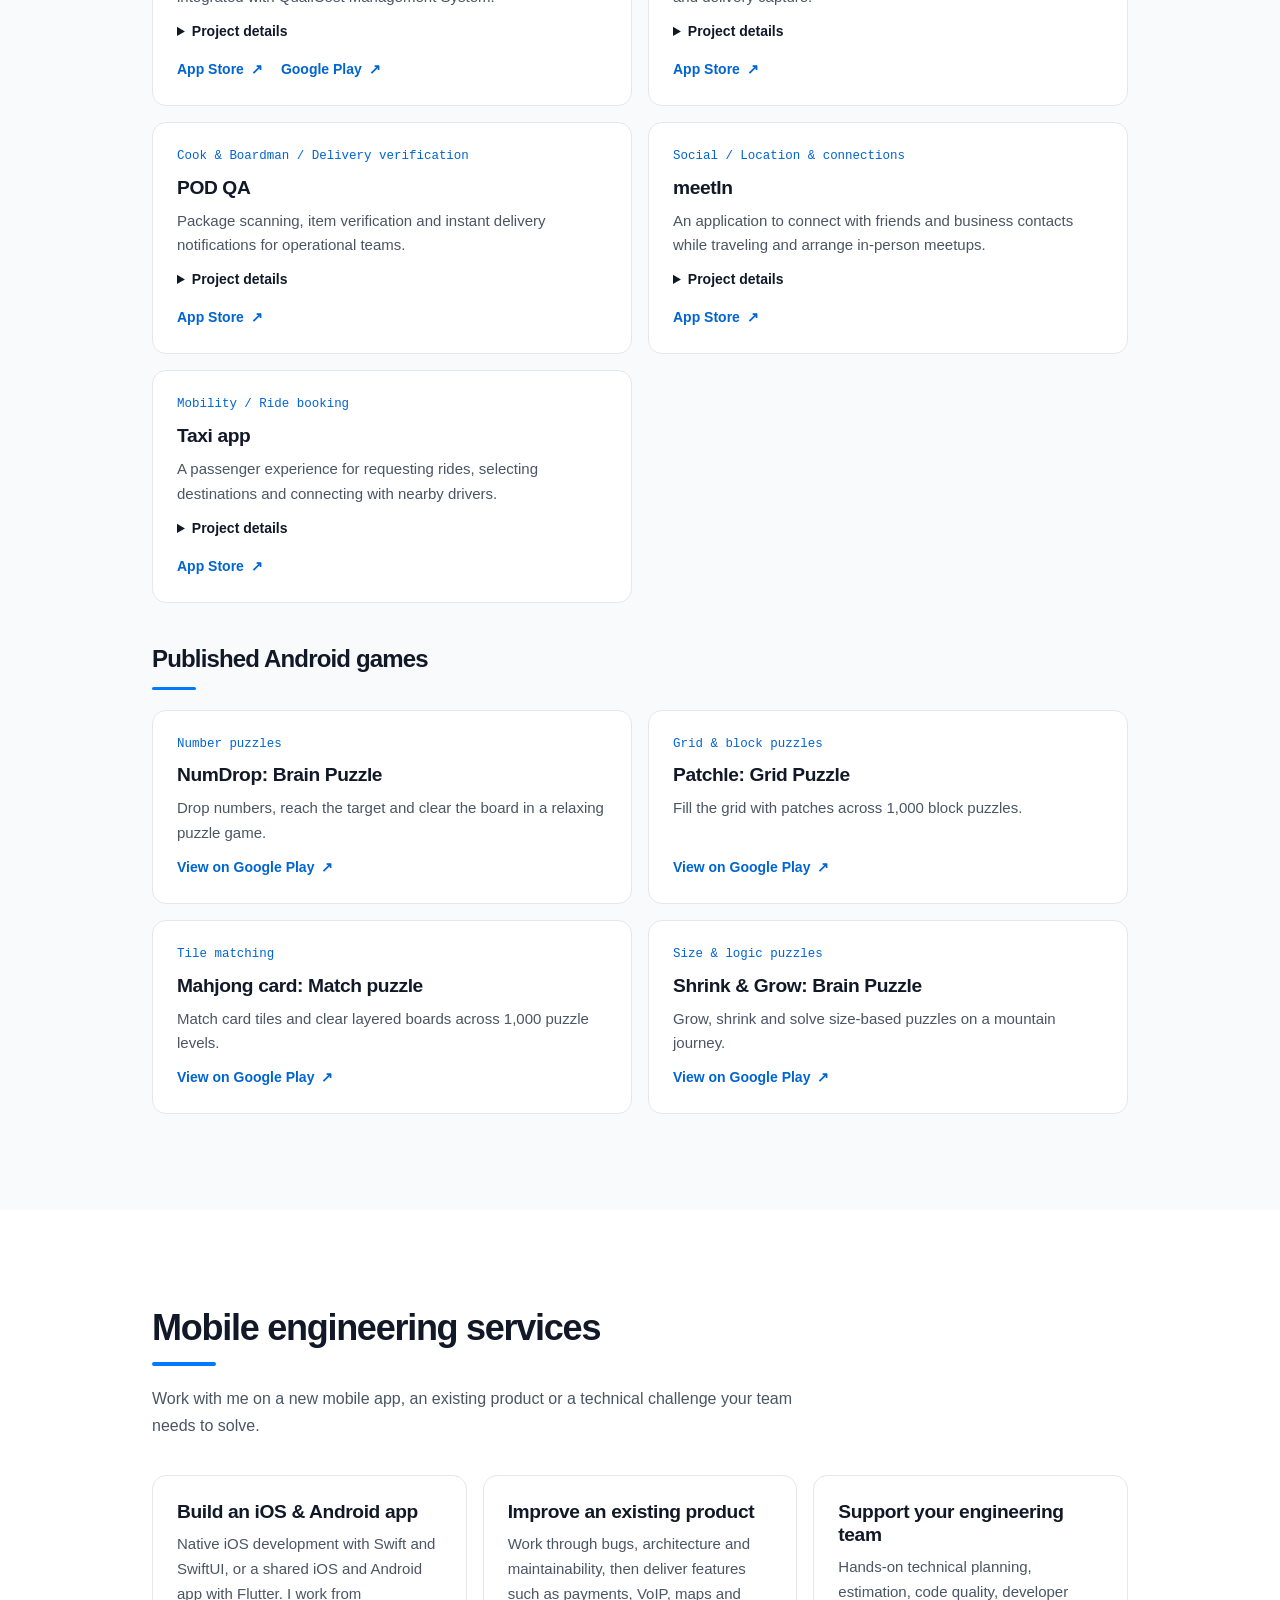
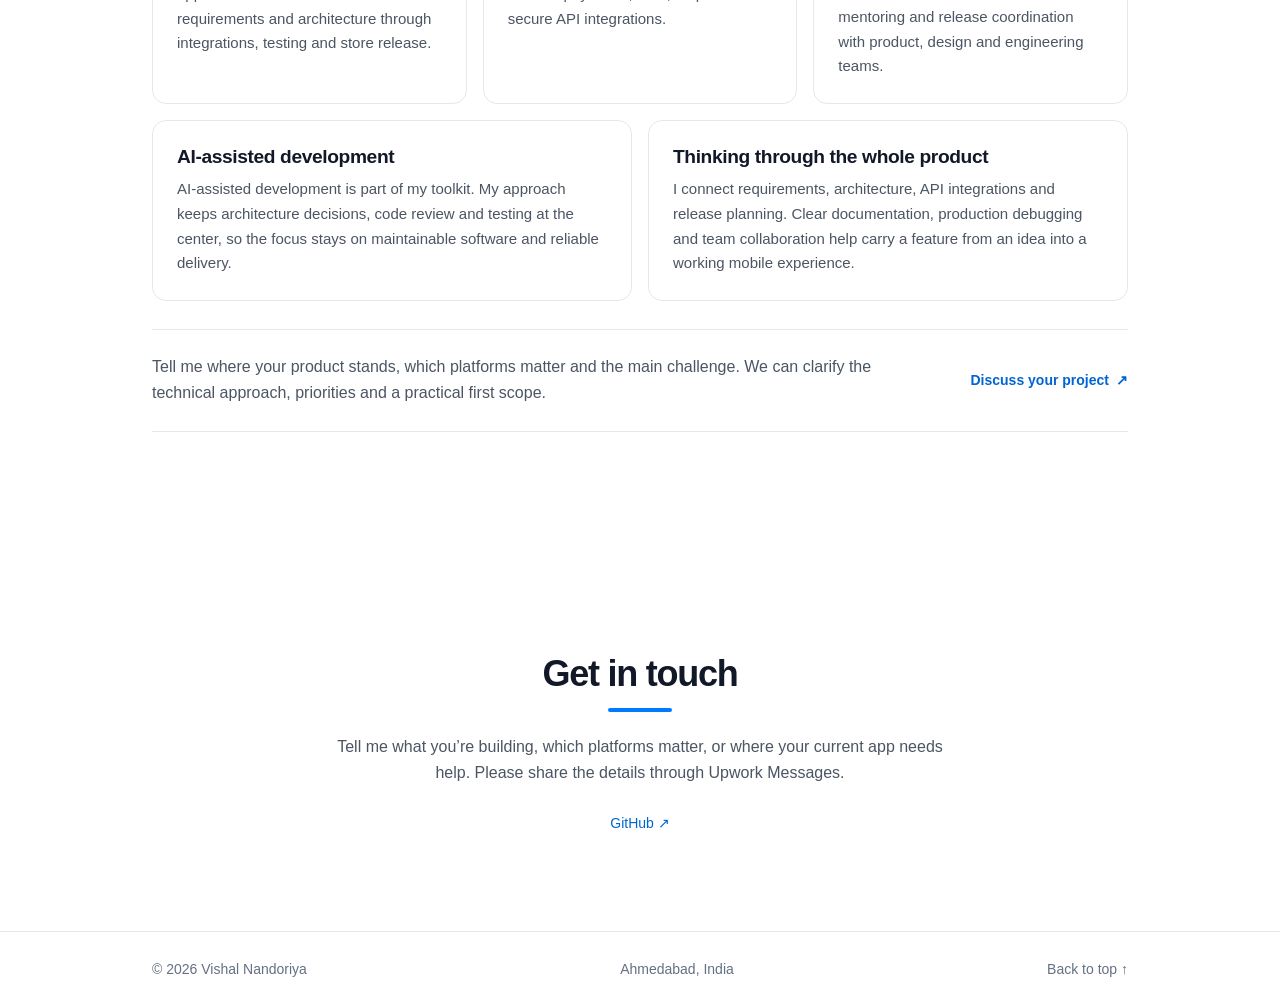
<file: upwork/index.html>
<!doctype html>
<html lang="en">
<head>
  <meta charset="utf-8">
  <meta name="viewport" content="width=device-width, initial-scale=1">
  <title>Vishal Nandoriya — Mobile Engineering Consultant | iOS, Android &amp; Flutter</title>
  <meta name="description" content="Vishal Nandoriya is a Mobile Engineering Consultant in Ahmedabad. Explore iOS and Flutter services, shipped mobile work, 12+ years of experience, and ways to discuss a project or role.">
  <meta name="theme-color" content="#ffffff">
  <meta property="og:title" content="Vishal Nandoriya — Mobile Engineering Consultant">
  <meta property="og:description" content="Mobile engineering for iOS and Android. Explore services, shipped work and experience, then get in touch about a project or role.">
  <meta property="og:type" content="website">
  <link rel="canonical" href="https://vishalnandoriya.github.io/upwork/">
  <link rel="icon" href="data:image/svg+xml,%3Csvg xmlns='http://www.w3.org/2000/svg' viewBox='0 0 64 64'%3E%3Crect width='64' height='64' rx='16' fill='%23007aff'/%3E%3Ctext x='32' y='42' text-anchor='middle' font-family='Arial' font-weight='bold' font-size='28' fill='white'%3EVN%3C/text%3E%3C/svg%3E">
  <script>
    (() => {
      let theme;
      try { theme = localStorage.getItem('portfolio-theme'); } catch {}
      if (theme !== 'light' && theme !== 'dark') {
        theme = matchMedia('(prefers-color-scheme: dark)').matches ? 'dark' : 'light';
      }
      document.documentElement.dataset.theme = theme;
      document.querySelector('meta[name="theme-color"]').content = theme === 'dark' ? '#0a0a0a' : '#ffffff';
    })();
  </script>
  <link rel="stylesheet" href="style.css?v=1113-blue">
  <script src="../script.js?v=20261116" defer></script>
</head>
<body>
  <a class="skip" href="#main">Skip to content</a>
  <header class="site-header">
    <div class="nav wrap">
      <a class="brand" href="#home" aria-label="Vishal Nandoriya home">Vishal<span>.</span></a>
      <button class="menu-toggle" type="button" aria-label="Navigation menu" aria-controls="site-navigation" aria-expanded="false" hidden>
        <svg width="22" height="22" viewBox="0 0 24 24" fill="none" stroke="currentColor" stroke-width="1.75" stroke-linecap="round" aria-hidden="true"><path d="M4 6h16M4 12h16M4 18h16"/></svg>
      </button>
      <nav id="site-navigation" class="site-nav" aria-label="Main navigation">
        <a href="#about">About</a>
        <a href="#skills">Skills</a>
        <a href="#experience">Experience</a>
        <a href="#work">Projects</a>
        <a href="#expertise">Services</a>
        <a class="nav-contact" href="#contact">Get in touch</a>
      </nav>
      <button class="theme-toggle" type="button" data-theme-toggle aria-label="Switch to dark mode" hidden>
        <span class="theme-knob" aria-hidden="true">
          <svg class="theme-sun" data-theme-icon="sun" width="14" height="14" viewBox="0 0 24 24" fill="none" stroke="currentColor" stroke-width="1.8" stroke-linecap="round"><circle cx="12" cy="12" r="4"/><path d="M12 2v2m0 16v2M4.93 4.93l1.42 1.42m11.3 11.3 1.42 1.42M2 12h2m16 0h2M4.93 19.07l1.42-1.42m11.3-11.3 1.42-1.42"/></svg>
          <svg class="theme-moon" data-theme-icon="moon" width="14" height="14" viewBox="0 0 24 24" fill="none" stroke="currentColor" stroke-width="1.8" stroke-linejoin="round"><path d="M20.9 13.4A9 9 0 0 1 10.6 3.1 9 9 0 1 0 20.9 13.4Z"/></svg>
        </span>
        <span class="sr-only" data-theme-label>Switch to dark mode</span>
      </button>
    </div>
  </header>

  <main id="main">
    <section id="home" class="hero" aria-labelledby="hero-title">
      <div class="hero-copy wrap">
        <p class="eyebrow">Hi, I’m</p>
        <h1 id="hero-title" class="hero-name">Vishal Nandoriya</h1>
        <p class="hero-role">Mobile Engineering Consultant</p>
        <p class="hero-stack">Swift · SwiftUI · UIKit · Flutter · Dart</p>
        <p class="intro">I help product teams build and improve iOS and Android apps, from architecture and integrations through testing and store release.</p>
        <div class="actions">
          <a class="button primary" href="#work">View my work</a>
          <a class="button outline" href="#contact">Contact me</a>
        </div>
        <div class="social-links" aria-label="Social and contact links">
          <a href="https://github.com/VishalNandoriya" target="_blank" rel="noopener" aria-label="GitHub"><svg width="21" height="21" viewBox="0 0 24 24" fill="none" stroke="currentColor" stroke-width="1.65" stroke-linecap="round" stroke-linejoin="round" aria-hidden="true"><path d="M9 19c-4.3 1.3-4.3-2.2-6-2.7m12 5v-3.4a3 3 0 0 0-.8-2.3c2.7-.3 5.6-1.3 5.6-6A4.7 4.7 0 0 0 18.5 6 4.4 4.4 0 0 0 18.4 2S17.4 1.7 15 3.3a13.4 13.4 0 0 0-6 0C6.6 1.7 5.6 2 5.6 2a4.4 4.4 0 0 0-.1 4 4.7 4.7 0 0 0-1.3 3.6c0 4.7 2.9 5.7 5.6 6a3 3 0 0 0-.8 2.3v3.4"/></svg></a>
        </div>
      </div>
      <a class="scroll-cue" href="#about" aria-label="Scroll to About"><svg width="24" height="24" viewBox="0 0 24 24" fill="none" stroke="currentColor" stroke-width="1.75" stroke-linecap="round" stroke-linejoin="round" aria-hidden="true"><path d="M12 4v15m-6-6 6 6 6-6"/></svg></a>
    </section>

    <div class="stats-band">
      <div class="stats wrap" aria-label="Career overview">
        <div><strong>12+</strong><span>Years in mobile engineering</span></div>
        <div><strong>9</strong><span>Mobile app projects</span></div>
        <div><strong>4</strong><span>Published Android games</span></div>
        <div><strong>6</strong><span>Engineering roles</span></div>
        <div><strong>2</strong><span>Mobile platforms</span></div>
      </div>
    </div>

    <section class="section wrap" id="about">
      <div class="section-heading"><h2>About me</h2></div>
      <div class="about-grid">
        <div class="about-copy">
          <p class="large-copy">I’m Vishal, a mobile engineer based in Ahmedabad, Gujarat. Since 2014, I’ve worked on applications that help people sell, shop, deliver and connect.</p>
          <p>My experience spans hands-on development, scalable architecture, secure integrations and production releases. I also enjoy helping developers grow through mentoring, clear documentation and practical technical guidance.</p>
          <p>I bring the same focus to a new product and an established application: understand the problem, make sound technical decisions, and support the work through delivery.</p>
        </div>
        <div class="education">
          <h3>Education</h3>
          <h4>Master of Computer Applications</h4>
          <p>Gujarat Technological University · Rajkot<br>2011–2014 · 8.15 CGPA</p>
          <h4>Bachelor of Computer Applications</h4>
          <p>Saurashtra University · Rajkot<br>2008–2011 · 65.90%</p>
        </div>
      </div>
    </section>

    <section class="section-alt" id="skills">
      <div class="section wrap">
        <div class="section-heading"><h2>Skills &amp; tools</h2></div>
        <div class="skills-grid">
          <article><h3>iOS &amp; Apple platforms</h3><div class="tags"><span>Swift</span><span>SwiftUI</span><span>UIKit</span><span>Objective-C</span><span>Cocoa Touch</span><span>Auto Layout</span><span>Combine</span><span>Swift Concurrency</span><span>async/await</span></div></article>
          <article><h3>Android &amp; Flutter</h3><div class="tags"><span>Flutter</span><span>Dart</span><span>Android apps</span><span>Cross-platform UI</span><span>Native platform integration</span><span>Flutter platform channels</span></div></article>
          <article><h3>Mobile architecture</h3><div class="tags"><span>Clean Architecture</span><span>MVVM</span><span>MVC</span><span>Modular design</span><span>SOLID</span><span>Dependency injection</span><span>State management</span><span>Reusable components</span></div></article>
          <article><h3>App features &amp; integrations</h3><div class="tags"><span>REST APIs</span><span>JSON</span><span>Authentication</span><span>Push notifications</span><span>Payments</span><span>VoIP</span><span>Maps &amp; location</span><span>Camera &amp; QR/barcode scanning</span><span>Localization</span></div></article>
          <article><h3>Data, quality &amp; security</h3><div class="tags"><span>SQLite</span><span>Realm</span><span>Core Data</span><span>SwiftData</span><span>Secure API integration</span><span>Unit &amp; UI testing</span><span>Performance testing</span><span>Crashlytics</span><span>Debugging</span></div></article>
          <article><h3>Tools, teamwork &amp; release</h3><div class="tags"><span>Git</span><span>GitHub</span><span>Xcode</span><span>Android Studio</span><span>SPM</span><span>CocoaPods</span><span>CI/CD</span><span>Xcode Cloud</span><span>App Store &amp; Google Play publishing</span><span>Jira</span><span>Postman</span><span>AI-assisted development</span></div></article>
        </div>
      </div>
    </section>

    <section class="section wrap" id="experience">
      <div class="section-heading"><h2>Experience</h2></div>
      <div id="timeline" class="timeline"></div>
    </section>

    <section class="section-alt" id="work">
      <div class="section wrap">
        <div class="section-heading">
          <h2>Featured projects</h2>
          <p>A selection of mobile products I’ve contributed to across logistics, CRM, retail and field operations.</p>
        </div>
        <nav class="portfolio-jumps" aria-label="Browse portfolio">
          <a href="#featured-projects">Mobile apps <span aria-hidden="true">↓</span></a>
          <a href="#games">Android games <span aria-hidden="true">↓</span></a>
        </nav>
        <div class="project-grid" id="featured-projects"></div>
        <div class="more-heading"><h3>More mobile projects</h3></div>
        <div class="project-grid" id="other-projects"></div>
        <noscript><p>Enable JavaScript to view the project details and experience timeline.</p></noscript>
        <section class="games-section" id="games">
          <div class="section-heading"><h2>Published Android games</h2></div>
          <div class="games-grid">
            <article class="game-card"><p class="project-category">Number puzzles</p><h3>NumDrop: Brain Puzzle</h3><p>Drop numbers, reach the target and clear the board in a relaxing puzzle game.</p><a href="https://play.google.com/store/apps/details?id=com.cluvextech.numdrop" target="_blank" rel="noopener" aria-label="NumDrop: Brain Puzzle on Google Play">View on Google Play <span aria-hidden="true">↗</span></a></article>
            <article class="game-card"><p class="project-category">Grid &amp; block puzzles</p><h3>Patchle: Grid Puzzle</h3><p>Fill the grid with patches across 1,000 block puzzles.</p><a href="https://play.google.com/store/apps/details?id=com.cluvextech.patchle" target="_blank" rel="noopener" aria-label="Patchle: Grid Puzzle on Google Play">View on Google Play <span aria-hidden="true">↗</span></a></article>
            <article class="game-card"><p class="project-category">Tile matching</p><h3>Mahjong card: Match puzzle</h3><p>Match card tiles and clear layered boards across 1,000 puzzle levels.</p><a href="https://play.google.com/store/apps/details?id=com.cluvextech.tilecard" target="_blank" rel="noopener" aria-label="Mahjong card: Match puzzle on Google Play">View on Google Play <span aria-hidden="true">↗</span></a></article>
            <article class="game-card"><p class="project-category">Size &amp; logic puzzles</p><h3>Shrink &amp; Grow: Brain Puzzle</h3><p>Grow, shrink and solve size-based puzzles on a mountain journey.</p><a href="https://play.google.com/store/apps/details?id=com.cluvextech.shrinkandgrow" target="_blank" rel="noopener" aria-label="Shrink &amp; Grow: Brain Puzzle on Google Play">View on Google Play <span aria-hidden="true">↗</span></a></article>
          </div>
        </section>
      </div>
    </section>

    <section class="section wrap" id="expertise">
      <div class="section-heading">
        <h2>Mobile engineering services</h2>
        <p>Work with me on a new mobile app, an existing product or a technical challenge your team needs to solve.</p>
      </div>
      <div class="services">
        <article><h3>Build an iOS &amp; Android app</h3><p>Native iOS development with Swift and SwiftUI, or a shared iOS and Android app with Flutter. I work from requirements and architecture through integrations, testing and store release.</p></article>
        <article><h3>Improve an existing product</h3><p>Work through bugs, architecture and maintainability, then deliver features such as payments, VoIP, maps and secure API integrations.</p></article>
        <article><h3>Support your engineering team</h3><p>Hands-on technical planning, estimation, code quality, developer mentoring and release coordination with product, design and engineering teams.</p></article>
      </div>
      <div class="engineering-notes">
        <article><h3>AI-assisted development</h3><p>AI-assisted development is part of my toolkit. My approach keeps architecture decisions, code review and testing at the center, so the focus stays on maintainable software and reliable delivery.</p></article>
        <article><h3>Thinking through the whole product</h3><p>I connect requirements, architecture, API integrations and release planning. Clear documentation, production debugging and team collaboration help carry a feature from an idea into a working mobile experience.</p></article>
      </div>
      <div class="engagement">
        <p>Tell me where your product stands, which platforms matter and the main challenge. We can clarify the technical approach, priorities and a practical first scope.</p>
        <a class="text-link" href="#contact">Discuss your project <span aria-hidden="true">↗</span></a>
      </div>
    </section>

    <section class="contact-section" id="contact">
      <div class="section wrap">
        <div class="section-heading"><h2>Get in touch</h2></div>
        <p>Tell me what you’re building, which platforms matter, or where your current app needs help. Please share the details through Upwork Messages.</p>
        <div class="contact-links">
          <a href="https://github.com/VishalNandoriya" target="_blank" rel="noopener">GitHub <span aria-hidden="true">↗</span></a>
        </div>
      </div>
    </section>
  </main>

  <footer class="site-footer">
    <div class="wrap"><span>© <span id="year">2026</span> Vishal Nandoriya</span><span>Ahmedabad, India</span><a href="#home">Back to top <span aria-hidden="true">↑</span></a></div>
  </footer>
</body>
</html>
</file>
<file: style.css>
:root {
  color-scheme: light;
  --page: #fff;
  --surface: #f8fafc;
  --card: #fff;
  --line: #e5e7eb;
  --ink: #111827;
  --body: #4b5563;
  --muted: #647083;
  --accent: #007aff;
  --accent-text: #0064d2;
  --accent-fill: #006cdc;
  --accent-hover: #005bbd;
  --accent-soft: #007aff12;
  --accent-line: #007aff49;
  --glow: #007aff10;
  --header: #ffffffeb;
  --switch-track: #e7eaf0;
  --switch-knob: #fff;
  --sun: #8e5700;
  --shadow: 0 3px 12px #1118270d;
  --sans: -apple-system, BlinkMacSystemFont, "Segoe UI", Roboto, sans-serif;
  --mono: ui-monospace, "SF Mono", Menlo, Monaco, monospace;
  --header-height: 64px;
  --radius: 14px;
}

:root[data-theme="dark"] {
  color-scheme: dark;
  --page: #0a0a0a;
  --surface: #141414;
  --card: #1a1a1a;
  --line: #2a2a2a;
  --ink: #fafafa;
  --body: #a1a1aa;
  --muted: #91919c;
  --accent-text: #60aaff;
  --accent-fill: #006cdc;
  --accent-hover: #0062c6;
  --accent-soft: #007aff1f;
  --accent-line: #007aff58;
  --glow: #007aff10;
  --header: #0a0a0aeb;
  --switch-track: #262630;
  --switch-knob: #3b3b48;
  --sun: #f8c263;
  --shadow: 0 3px 12px #0005;
}

*, *::before, *::after { box-sizing: border-box; }
[hidden] { display: none !important; }

html {
  scroll-behavior: smooth;
  scroll-padding-top: calc(var(--header-height) + 16px);
  -webkit-text-size-adjust: 100%;
}

body {
  margin: 0;
  background: var(--page);
  color: var(--body);
  font: 1rem/1.65 var(--sans);
  -webkit-font-smoothing: antialiased;
}

::selection { background: var(--accent-soft); color: var(--ink); }

:focus-visible {
  outline: 2px solid var(--accent-text);
  outline-offset: 4px;
}

h1, h2, h3, h4 {
  margin: 0;
  color: var(--ink);
  line-height: 1.2;
}

p { margin: 0; }
a { color: inherit; text-decoration: none; }
button { color: inherit; font: inherit; }
svg { display: block; flex: none; }

.wrap {
  width: min(calc(100% - 48px), 976px);
  margin-inline: auto;
}

.skip {
  position: fixed;
  top: 8px;
  left: 8px;
  z-index: 20;
  padding: 8px 16px;
  border-radius: 8px;
  background: var(--ink);
  color: var(--page);
  transform: translateY(-150%);
}

.skip:focus { transform: none; }

.site-header {
  position: fixed;
  inset: 0 0 auto;
  z-index: 10;
  background: transparent;
  border-bottom: 1px solid transparent;
}

.site-header.is-scrolled, .site-header:has(.menu-toggle[aria-expanded="true"]) {
  background: var(--header);
  border-bottom-color: var(--line);
  -webkit-backdrop-filter: blur(16px);
  backdrop-filter: blur(16px);
}

.nav {
  display: flex;
  min-height: var(--header-height);
  align-items: center;
  justify-content: space-between;
  gap: 20px;
}

.brand {
  color: var(--ink);
  font-size: 1.25rem;
  font-weight: 700;
  letter-spacing: -.03em;
  white-space: nowrap;
}

.brand span { color: var(--accent-text); }

.site-nav {
  display: flex;
  align-items: center;
  justify-content: center;
  gap: clamp(12px, 2.6vw, 30px);
  font-size: .875rem;
  font-weight: 500;
}

.site-nav a:not(.nav-contact) { padding-block: 10px; }
.site-nav a:hover, .site-nav [aria-current="location"] { color: var(--accent-text); }

.nav-contact {
  display: inline-flex;
  min-height: 36px;
  align-items: center;
  justify-content: center;
  gap: 7px;
  padding: 6px 16px;
  border: 1px solid var(--accent-line);
  border-radius: 999px;
  background: var(--accent-soft);
  color: var(--accent-text);
  font-size: .875rem;
  font-weight: 600;
  white-space: nowrap;
}

.nav-contact:hover { border-color: var(--accent-text); }

[data-theme-toggle] {
  display: inline-flex;
  width: 52px;
  height: 29px;
  flex: none;
  align-items: center;
  padding: 3px;
  border: 1px solid var(--line);
  border-radius: 999px;
  background: var(--switch-track);
  cursor: pointer;
}

.theme-knob {
  display: grid;
  width: 21px;
  height: 21px;
  flex: none;
  place-items: center;
  border-radius: 50%;
  background: var(--switch-knob);
  color: var(--sun);
  box-shadow: var(--shadow);
  transition: transform 180ms ease;
}

.theme-knob svg { width: 13px; height: 13px; }
.theme-knob [data-theme-icon="moon"] { color: var(--accent-text); }

:root[data-theme="dark"] .theme-knob { transform: translateX(22px); }

.sr-only {
  position: absolute;
  width: 1px;
  height: 1px;
  overflow: hidden;
  clip-path: inset(50%);
  white-space: nowrap;
}

.menu-toggle {
  display: none;
  width: 42px;
  height: 42px;
  place-items: center;
  padding: 0;
  border: 1px solid var(--line);
  border-radius: 10px;
  background: var(--card);
  color: var(--ink);
  cursor: pointer;
}

.menu-toggle svg { width: 20px; height: 20px; }

.hero {
  position: relative;
  isolation: isolate;
  display: grid;
  min-height: 100vh;
  min-height: 100svh;
  place-items: center;
  padding-block: calc(var(--header-height) + 48px) 64px;
  text-align: center;
}

.hero::before {
  position: absolute;
  z-index: -1;
  top: 50%;
  left: 50%;
  width: min(100%, 650px);
  height: min(100%, 620px);
  border-radius: 50%;
  background: radial-gradient(ellipse, var(--glow), transparent 70%);
  content: "";
  pointer-events: none;
  transform: translate(-50%, -50%);
}

.hero-copy { width: min(calc(100% - 48px), 700px); }

.hero-stack, .eyebrow, .project-category, .timeline-date {
  color: var(--accent-text);
  font: 500 .875rem/1.5 var(--mono);
}

.hero .eyebrow { margin-bottom: 14px; }

.hero h1 {
  font-size: clamp(2.8rem, 7.4vw, 4.5rem);
  font-weight: 750;
  letter-spacing: -.042em;
  line-height: 1;
  text-wrap: balance;
}

.hero-role {
  margin-top: 14px;
  color: var(--body);
  font-size: clamp(1.5rem, 3.75vw, 2.25rem);
  font-weight: 600;
  letter-spacing: -.028em;
  line-height: 1.2;
  text-wrap: balance;
}

.intro {
  max-width: 36rem;
  margin: 24px auto 0;
  color: var(--muted);
  font-size: 1.125rem;
}

.hero-stack { margin-top: 16px; }

.actions {
  display: flex;
  flex-wrap: wrap;
  align-items: center;
  gap: 12px;
}

.hero .actions { justify-content: center; gap: 16px; margin-top: 36px; }

.button {
  display: inline-flex;
  min-height: 46px;
  align-items: center;
  justify-content: center;
  gap: 8px;
  padding: 9px 21px;
  border: 1px solid var(--line);
  border-radius: 999px;
  color: var(--ink);
  font-size: .875rem;
  font-weight: 600;
  text-align: center;
  transition: color 160ms ease, border-color 160ms ease, background-color 160ms ease;
}

.button svg { width: 16px; height: 16px; }

.button:hover { border-color: var(--accent-line); background: var(--accent-soft); color: var(--accent-text); }

.button.primary {
  border-color: var(--accent-fill);
  background: var(--accent-fill);
  color: #fff;
}

.button.primary:hover {
  border-color: var(--accent-hover);
  background: var(--accent-hover);
}

.social-links {
  display: flex;
  flex-wrap: wrap;
  justify-content: center;
  gap: 8px;
  margin-top: 31px;
}

.social-links a, .scroll-cue {
  display: grid;
  width: 44px;
  height: 44px;
  place-items: center;
  border-radius: 50%;
  color: var(--muted);
}

.social-links a:hover, .scroll-cue:hover {
  background: var(--accent-soft);
  color: var(--accent-text);
}

.social-links svg, .scroll-cue svg { width: 20px; height: 20px; }
.scroll-cue svg { width: 24px; height: 24px; }

.scroll-cue {
  position: absolute;
  bottom: 32px;
  left: 50%;
  transform: translateX(-50%);
}

.scroll-cue > svg, .scroll-cue > span { animation: scroll-cue 2s ease-in-out infinite; }

@keyframes scroll-cue {
  50% { transform: translateY(4px); }
}

.stats-band {
  padding-block: 60px;
  border-block: 1px solid var(--line);
  background: var(--surface);
}

.stats {
  display: grid;
  grid-template-columns: repeat(5, minmax(0, 1fr));
  gap: 24px;
  text-align: center;
}

.stats div { display: grid; align-content: start; gap: 4px; }

.stats strong {
  color: var(--ink);
  font-size: clamp(1.625rem, 3vw, 2.25rem);
  font-weight: 700;
  letter-spacing: -.035em;
  line-height: 1.25;
}

.stats span { color: var(--muted); font-size: .875rem; }

.section { padding-block: 96px; }
.section-alt { background: var(--surface); }

.section-heading { margin-bottom: 36px; }

.section-heading h2 {
  font-size: clamp(1.875rem, 4vw, 2.25rem);
  font-weight: 700;
  letter-spacing: -.035em;
  text-wrap: balance;
}

.section-heading h2::after {
  display: block;
  width: 64px;
  height: 4px;
  margin-top: 13px;
  border-radius: 4px;
  background: var(--accent);
  content: "";
}

.section-heading > p { max-width: 42rem; margin-top: 20px; }
.about-grid {
  display: grid;
  grid-template-columns: minmax(0, 1.55fr) minmax(0, 1fr);
  gap: clamp(24px, 4vw, 48px);
  align-items: start;
}

.about-copy > p + p { margin-top: 16px; }
.about-copy .large-copy { color: var(--ink); font-size: 1.125rem; }

.education {
  display: grid;
  gap: 8px;
  padding: 24px;
  border: 1px solid var(--line);
  border-radius: var(--radius);
  background: var(--surface);
}

.education h3 { margin-bottom: 6px; color: var(--accent-text); font: 600 .875rem/1.5 var(--mono); }
.education h4 { font-size: .95rem; }
.education h4:not(:first-of-type) { margin-top: 10px; }
.education p { color: var(--muted); font-size: .875rem; }

.services, .skills-grid, .engineering-notes, .project-grid, .games-grid {
  display: grid;
  grid-template-columns: repeat(2, minmax(0, 1fr));
  gap: 16px;
}

.services { grid-template-columns: repeat(3, minmax(0, 1fr)); }
.skills-grid { grid-template-columns: repeat(3, minmax(0, 1fr)); gap: 24px; }
.engineering-notes { margin-top: 16px; }

.services article, .engineering-notes article, .project, .game-card, .resume-card {
  min-width: 0;
  padding: 24px;
  border: 1px solid var(--line);
  border-radius: var(--radius);
  background: var(--card);
}

.services h3, .engineering-notes h3, .project h3, .game-card h3 {
  font-size: 1.2rem;
  letter-spacing: -.02em;
}

.services h3 + p, .engineering-notes h3 + p { margin-top: 9px; }
.services p, .engineering-notes p, .project p, .game-card p { font-size: .9375rem; }

.engagement {
  display: flex;
  flex-wrap: wrap;
  align-items: center;
  justify-content: space-between;
  gap: 14px 32px;
  margin-block: 28px;
  padding-block: 24px;
  border-block: 1px solid var(--line);
}

.engagement p { flex: 1 1 20rem; }

.skills-grid h3 { margin-bottom: 10px; color: var(--accent-text); font: 600 .875rem/1.5 var(--mono); }

.tags {
  display: flex;
  flex-wrap: wrap;
  gap: 8px;
  margin: 0;
  padding: 0;
  list-style: none;
}

.tags span {
  display: inline-flex;
  max-width: 100%;
  padding: 3px 10px;
  border: 1px solid var(--line);
  border-radius: 7px;
  background: var(--card);
  color: var(--body);
  font-size: .8125rem;
  line-height: 1.5;
  overflow-wrap: anywhere;
}

.project .tags span { border-color: transparent; background: var(--accent-soft); color: var(--accent-text); }

.text-link, .more-heading a, .project-links a, .game-card > a {
  display: inline-flex;
  align-items: center;
  gap: 7px;
  color: var(--accent-text);
  font-size: .875rem;
  font-weight: 600;
  text-underline-offset: 3px;
}

.text-link:hover, .more-heading a:hover, .project-links a:hover, .game-card > a:hover { text-decoration: underline; }

.timeline {
  margin-left: 6px;
  padding-left: 28px;
  border-left: 1px solid var(--line);
}

.timeline-row { position: relative; padding-bottom: 32px; }
.timeline-row:last-child { padding-bottom: 0; }

.timeline-row::before {
  position: absolute;
  top: 6px;
  left: -34px;
  width: 11px;
  height: 11px;
  border-radius: 50%;
  background: var(--accent);
  box-shadow: 0 0 0 4px var(--page);
  content: "";
}

.timeline-date { display: flex; flex-wrap: wrap; gap: 4px 12px; margin-top: 6px; font-size: .8125rem; }
.timeline-location { color: var(--muted); }
.timeline-row .company { font-size: 1.2rem; letter-spacing: -.02em; }
.timeline-title { margin-top: 4px; color: var(--body); font-size: .9375rem; font-weight: 600; }

.timeline-row ul {
  display: grid;
  gap: 5px;
  margin: 12px 0 0;
  padding-left: 18px;
  font-size: .9375rem;
}

.timeline-row li::marker { color: var(--accent-text); }

.portfolio-jumps {
  display: flex;
  flex-wrap: wrap;
  gap: 8px;
  margin-bottom: 22px;
}

.portfolio-jumps a {
  display: inline-flex;
  min-height: 38px;
  align-items: center;
  gap: 8px;
  padding: 6px 14px;
  border: 1px solid var(--line);
  border-radius: 999px;
  background: var(--card);
  color: var(--ink);
  font-size: .875rem;
  font-weight: 600;
}

.portfolio-jumps a:hover { border-color: var(--accent-text); color: var(--accent-text); }

.project, .game-card { display: flex; flex-direction: column; gap: 10px; }
.project:hover, .game-card:hover { border-color: var(--accent-line); }
.project .project-category, .game-card .project-category { font-size: .78rem; }
.project .tags { margin-block: 3px; }

.project details { font-size: .875rem; }
summary { width: fit-content; color: var(--ink); font-weight: 600; cursor: pointer; }
summary:hover { color: var(--accent-text); }
details p { margin-top: 7px; }

.project-links {
  display: flex;
  flex-wrap: wrap;
  gap: 5px 18px;
  margin-top: auto;
  padding-top: 5px;
}

.more-heading {
  display: flex;
  flex-wrap: wrap;
  align-items: baseline;
  justify-content: space-between;
  gap: 8px 20px;
  margin: 38px 0 16px;
}

.more-heading h3 { font-size: 1.4rem; letter-spacing: -.025em; }
.games-section .section-heading h2 { font-size: 1.5rem; }
.games-section .section-heading h2::after { width: 44px; height: 3px; }
.games-section { margin-top: 42px; }
.games-section .section-heading { margin-bottom: 20px; }
.game-card > a { margin-top: auto; }

.resume-section, .contact-section { text-align: center; }
.resume-section .section-heading h2::after, .contact-section .section-heading h2::after { margin-inline: auto; }
.resume-section .section-heading > p, .contact-section .section-heading > p { margin-inline: auto; }

.resume-card {
  width: min(100%, 672px);
  margin-inline: auto;
  padding: clamp(24px, 5vw, 40px);
}

.resume-card p, .contact-section > .wrap > p { max-width: 38rem; margin-inline: auto; }
.resume-card p { margin-top: 8px; }
.resume-card .button { margin-top: 22px; }
.contact-section .actions { justify-content: center; margin-top: 22px; }
.contact-section .section-heading { margin-bottom: 22px; }
.contact-links {
  display: flex;
  flex-wrap: wrap;
  justify-content: center;
  gap: 10px 22px;
  margin-top: 25px;
  font-size: .875rem;
}

.contact-links a { color: var(--accent-text); overflow-wrap: anywhere; }
.contact-links a:hover { text-decoration: underline; text-underline-offset: 3px; }

.site-footer { border-top: 1px solid var(--line); }
.site-footer .wrap {
  display: flex;
  flex-wrap: wrap;
  justify-content: space-between;
  gap: 8px 20px;
  padding-block: 26px;
  color: var(--muted);
  font-size: .875rem;
}

.site-footer a:hover { color: var(--accent-text); }

@media (max-width: 767px) {
  .nav { justify-content: flex-start; gap: 12px; }
  .brand { margin-right: auto; }
  .menu-toggle { display: grid; }

  .site-nav {
    position: absolute;
    inset: 100% 0 auto;
    display: grid;
    justify-content: stretch;
    gap: 3px;
    max-height: calc(100dvh - var(--header-height));
    overflow-y: auto;
    padding: 12px 24px 18px;
    border-top: 1px solid var(--line);
    border-bottom: 1px solid var(--line);
    background: var(--page);
  }

  .menu-toggle:not([hidden])[aria-expanded="false"] + .site-nav { display: none; }
  .site-header:has(.menu-toggle[hidden]) { position: static; }
  .nav:has(.menu-toggle[hidden]) .site-nav {
    position: static;
    display: flex;
    flex-wrap: wrap;
    justify-content: end;
    gap: 4px 12px;
    padding: 8px 0;
    border: 0;
  }
  .site-nav .nav-contact { justify-self: start; margin-top: 4px; }
  .section { padding-block: 68px; }
  .stats { grid-template-columns: repeat(3, minmax(0, 1fr)); }
  .services, .skills-grid { grid-template-columns: repeat(2, minmax(0, 1fr)); }
}

@media (max-width: 540px) {
  .wrap { width: calc(100% - 40px); }
  .hero { padding-block: calc(var(--header-height) + 40px) 78px; }
  .hero-copy { width: calc(100% - 40px); }
  .hero h1 { font-size: clamp(2.5rem, 10vw, 3rem); }
  .hero .intro { margin-top: 18px; font-size: 1rem; }
  .hero-stack { margin-top: 18px; }
  .hero .actions { margin-top: 24px; gap: 8px; }
  .button { padding-inline: 15px; }
  .social-links { margin-top: 16px; }
  .scroll-cue { bottom: 22px; }
  .stats { grid-template-columns: repeat(2, minmax(0, 1fr)); gap: 20px 14px; }
  .stats div:last-child:nth-child(odd) { grid-column: 1 / -1; }
  .stats-band { padding-block: 30px; }
  .about-grid, .services, .skills-grid, .engineering-notes, .project-grid, .games-grid {
    grid-template-columns: minmax(0, 1fr);
  }
  .section-heading { margin-bottom: 27px; }
  .project, .game-card, .services article, .engineering-notes article { padding: 19px; }
  .timeline { padding-left: 21px; }
  .timeline-row::before { left: -27px; }
}

@media (prefers-reduced-motion: reduce) {
  html { scroll-behavior: auto; }
  .theme-knob, .button { transition: none; }
  .scroll-cue > svg, .scroll-cue > span { animation: none; }
}

@media print {
  :root, :root[data-theme="dark"] {
    color-scheme: light;
    --page: #fff;
    --surface: #fff;
    --card: #fff;
    --line: #bbb;
    --ink: #111;
    --body: #222;
    --muted: #333;
    --accent-text: #111;
  }

  .site-header, .skip, .scroll-cue, .social-links, .actions, .site-footer { display: none; }
  .hero { display: block; min-height: auto; padding-block: 0 26px; }
  .hero::before { display: none; }
  .hero h1 { font-size: 3rem; }
  .section { padding-block: 25px; }
  .wrap { width: 100%; }
  .project, .timeline-row, .game-card { break-inside: avoid; }
}
</file>
<file: upwork/style.css>
@import url("../style.css?v=1113-blue");
</file>
